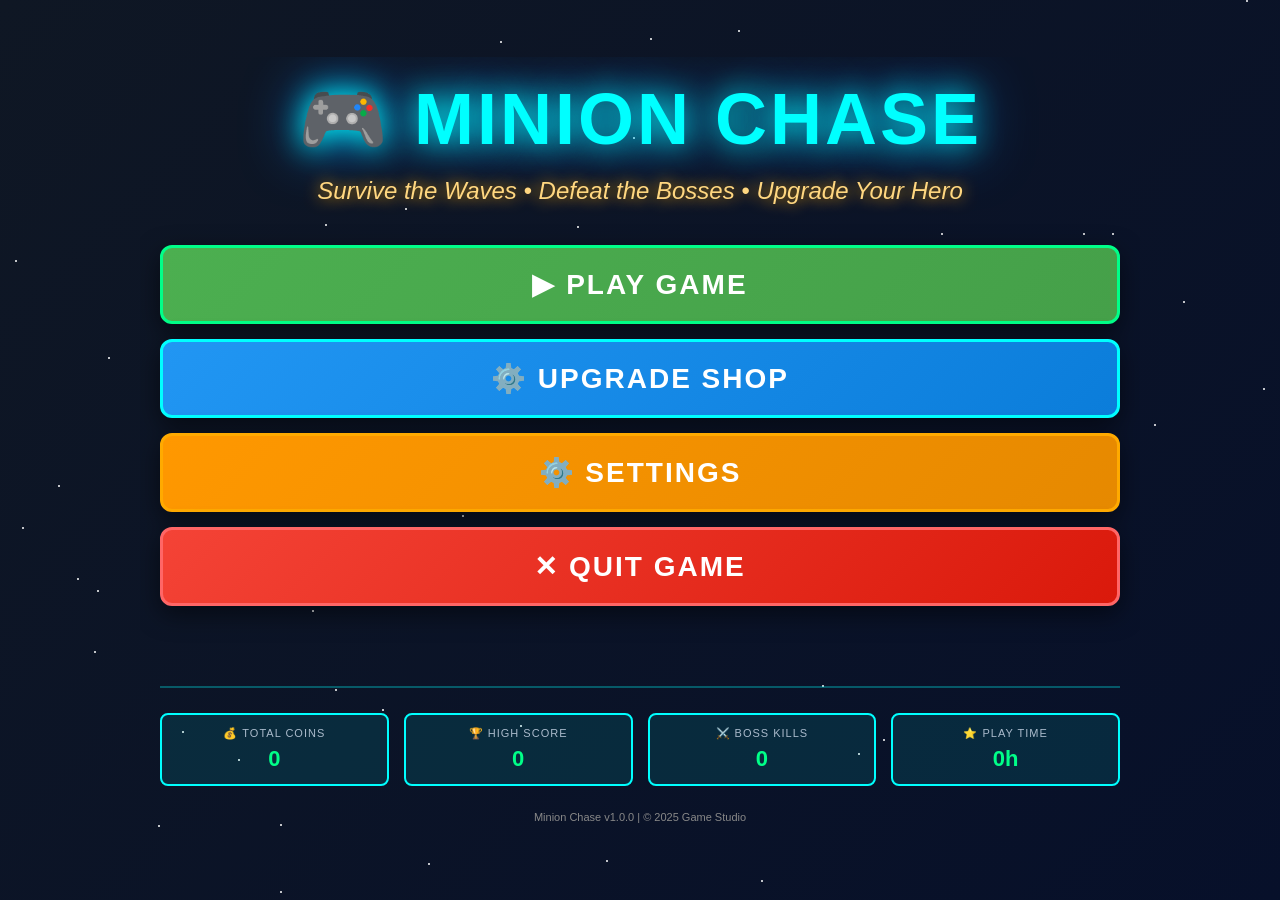
<file: index.html>
<!DOCTYPE html>
<html lang="id">
<head>
  <meta charset="UTF-8">
  <meta name="viewport" content="width=device-width, initial-scale=1.0">
  <title>Minion Chase - Main Menu</title>
  <style>
    * {
      margin: 0;
      padding: 0;
      box-sizing: border-box;
    }

    html, body {
      width: 100%;
      height: 100%;
      font-family: 'Arial', sans-serif;
      background: linear-gradient(135deg, #0f1724 0%, #07102a 100%);
      color: #fff;
      display: flex;
      justify-content: center;
      align-items: center;
      overflow: hidden;
    }

    .stars {
      position: fixed;
      top: 0;
      left: 0;
      width: 100%;
      height: 100%;
      pointer-events: none;
      z-index: 0;
    }

    .star {
      position: absolute;
      width: 2px;
      height: 2px;
      background: #fff;
      border-radius: 50%;
      animation: twinkle 3s infinite;
    }

    @keyframes twinkle {
      0%, 100% { opacity: 0.3; }
      50% { opacity: 1; }
    }

    .container {
      position: relative;
      z-index: 1;
      width: 100%;
      max-width: 1000px;
      text-align: center;
      padding: 20px;
      max-height: 100vh;
      overflow-y: auto;
      display: flex;
      flex-direction: column;
      justify-content: center;
    }

    /* Custom scrollbar */
    .container::-webkit-scrollbar {
      width: 8px;
    }

    .container::-webkit-scrollbar-track {
      background: rgba(0, 255, 255, 0.1);
      border-radius: 10px;
    }

    .container::-webkit-scrollbar-thumb {
      background: rgba(0, 255, 255, 0.5);
      border-radius: 10px;
    }

    .container::-webkit-scrollbar-thumb:hover {
      background: rgba(0, 255, 255, 0.8);
    }

    .menu-header {
      margin-bottom: 40px;
      animation: slideDown 0.8s ease-out;
    }

    .menu-header h1 {
      font-size: clamp(36px, 8vw, 72px);
      color: #00ffff;
      text-shadow: 0 0 30px #00ffff, 0 0 60px #0088ff;
      margin-bottom: 15px;
      letter-spacing: 3px;
      font-weight: bold;
    }

    .menu-header .subtitle {
      font-size: clamp(16px, 4vw, 24px);
      color: #ffd780;
      text-shadow: 0 0 15px #ffaa00;
      font-style: italic;
    }

    .menu-buttons {
      display: flex;
      flex-direction: column;
      gap: 15px;
      margin-bottom: 40px;
      animation: fadeIn 1s ease-out 0.3s both;
    }

    .menu-btn {
      padding: clamp(15px, 3vw, 20px) clamp(40px, 8vw, 60px);
      font-size: clamp(18px, 4vw, 28px);
      font-weight: bold;
      border: 3px solid;
      border-radius: 12px;
      cursor: pointer;
      transition: all 0.4s cubic-bezier(0.34, 1.56, 0.64, 1);
      box-shadow: 0 8px 25px rgba(0, 0, 0, 0.5);
      text-transform: uppercase;
      letter-spacing: 2px;
      position: relative;
      overflow: hidden;
    }

    .menu-btn::before {
      content: '';
      position: absolute;
      top: 0;
      left: -100%;
      width: 100%;
      height: 100%;
      background: rgba(255, 255, 255, 0.2);
      transition: left 0.5s ease;
      z-index: -1;
    }

    .menu-btn:hover::before {
      left: 100%;
    }

    .btn-play {
      background: linear-gradient(135deg, #4CAF50 0%, #45a049 100%);
      color: #fff;
      border-color: #00ff88;
    }

    .btn-play:hover {
      background: linear-gradient(135deg, #5cba60 0%, #55b159 100%);
      transform: translateY(-5px) scale(1.05);
      box-shadow: 0 12px 35px rgba(76, 175, 80, 0.6);
    }

    .btn-play:active {
      transform: translateY(-2px) scale(1.02);
    }

    .btn-upgrade {
      background: linear-gradient(135deg, #2196F3 0%, #0b7dda 100%);
      color: #fff;
      border-color: #00ffff;
    }

    .btn-upgrade:hover {
      background: linear-gradient(135deg, #1976D2 0%, #0056b3 100%);
      transform: translateY(-5px) scale(1.05);
      box-shadow: 0 12px 35px rgba(33, 150, 243, 0.6);
    }

    .btn-upgrade:active {
      transform: translateY(-2px) scale(1.02);
    }

    .btn-settings {
      background: linear-gradient(135deg, #FF9800 0%, #e68900 100%);
      color: #fff;
      border-color: #ffaa00;
    }

    .btn-settings:hover {
      background: linear-gradient(135deg, #F57C00 0%, #d76a00 100%);
      transform: translateY(-5px) scale(1.05);
      box-shadow: 0 12px 35px rgba(255, 152, 0, 0.6);
    }

    .btn-settings:active {
      transform: translateY(-2px) scale(1.02);
    }

    .btn-quit {
      background: linear-gradient(135deg, #f44336 0%, #da190b 100%);
      color: #fff;
      border-color: #ff6666;
    }

    .btn-quit:hover {
      background: linear-gradient(135deg, #e53935 0%, #c81c0e 100%);
      transform: translateY(-5px) scale(1.05);
      box-shadow: 0 12px 35px rgba(244, 67, 54, 0.6);
    }

    .btn-quit:active {
      transform: translateY(-2px) scale(1.02);
    }

    .menu-footer {
      margin-top: 40px;
      padding-top: 25px;
      border-top: 2px solid rgba(0, 255, 255, 0.3);
      animation: slideUp 0.8s ease-out 0.5s both;
    }

    .stats-display {
      display: grid;
      grid-template-columns: repeat(auto-fit, minmax(140px, 1fr));
      gap: 15px;
      margin-bottom: 25px;
      
    }

    .stat-item {
      background: rgba(0, 255, 255, 0.1);
      border: 2px solid #00ffff;
      border-radius: 8px;
      padding: 12px;
      transition: all 0.3s ease;
    }

    .stat-item:hover {
      background: rgba(0, 255, 255, 0.2);
      transform: scale(1.05);
    }

    .stat-label {
      font-size: 11px;
      color: #aabbcc;
      text-transform: uppercase;
      letter-spacing: 1px;
      margin-bottom: 6px;
    }

    .stat-value {
      font-size: 22px;
      color: #00ff88;
      font-weight: bold;
    }

    .version-info {
      font-size: 11px;
      color: #888;
      margin-top: 15px;
    }

    @keyframes slideDown {
      from {
        opacity: 0;
        transform: translateY(-50px);
      }
      to {
        opacity: 1;
        transform: translateY(0);
      }
    }

    @keyframes slideUp {
      from {
        opacity: 0;
        transform: translateY(50px);
      }
      to {
        opacity: 1;
        transform: translateY(0);
      }
    }

    @keyframes fadeIn {
      from {
        opacity: 0;
      }
      to {
        opacity: 1;
      }
    }

    /* Modal */
    .modal {
      display: none;
      position: fixed;
      z-index: 1000;
      left: 0;
      top: 0;
      width: 100%;
      height: 100%;
      background-color: rgba(0, 0, 0, 0.8);
      animation: fadeIn 0.3s ease-out;
      overflow-y: auto;
    }

    .modal-content {
      background: linear-gradient(135deg, rgba(15, 23, 36, 0.95) 0%, rgba(7, 16, 42, 0.95) 100%);
      margin: 5% auto;
      padding: 40px;
      border: 3px solid #00ffff;
      border-radius: 15px;
      width: 90%;
      max-width: 500px;
      box-shadow: 0 0 50px rgba(0, 255, 255, 0.5);
      animation: slideDown 0.3s ease-out;
    }

    .modal h2 {
      color: #00ffff;
      margin-bottom: 30px;
      font-size: 32px;
      text-shadow: 0 0 15px #00ffff;
    }

    .settings-group {
      margin-bottom: 25px;
      text-align: left;
    }

    .settings-group label {
      display: flex;
      align-items: center;
      gap: 15px;
      cursor: pointer;
      padding: 15px;
      background: rgba(0, 255, 255, 0.1);
      border-radius: 8px;
      transition: all 0.3s ease;
    }

    .settings-group label:hover {
      background: rgba(0, 255, 255, 0.2);
    }

    .toggle-switch {
      position: relative;
      width: 50px;
      height: 30px;
      background: #555;
      border-radius: 15px;
      cursor: pointer;
      transition: background 0.3s ease;
      flex-shrink: 0;
    }

    .toggle-switch.active {
      background: #4CAF50;
    }

    .toggle-switch::after {
      content: '';
      position: absolute;
      width: 26px;
      height: 26px;
      background: #fff;
      border-radius: 50%;
      top: 2px;
      left: 2px;
      transition: left 0.3s ease;
    }

    .toggle-switch.active::after {
      left: 22px;
    }

    .modal-buttons {
      display: flex;
      flex-direction: column;
      gap: 12px;
      margin-top: 30px;
    }

    .modal-btn {
      padding: 15px;
      font-size: 16px;
      font-weight: bold;
      border: 2px solid;
      border-radius: 8px;
      cursor: pointer;
      transition: all 0.3s ease;
      text-transform: uppercase;
      letter-spacing: 1px;
    }

    .modal-btn.close {
      background: linear-gradient(135deg, #FF9800 0%, #e68900 100%);
      color: #fff;
      border-color: #ffaa00;
    }

    .modal-btn.close:hover {
      background: linear-gradient(135deg, #F57C00 0%, #d76a00 100%);
      transform: scale(1.05);
    }

    .modal-btn.reset {
      background: linear-gradient(135deg, #f44336 0%, #da190b 100%);
      color: #fff;
      border-color: #ff6666;
    }

    .modal-btn.reset:hover {
      background: linear-gradient(135deg, #e53935 0%, #c81c0e 100%);
      transform: scale(1.05);
    }

    @media (max-width: 768px) {
      .menu-header h1 {
        margin-bottom: 10px;
      }

      .menu-buttons {
        gap: 12px;
        margin-bottom: 30px;
      }

      .menu-footer {
        margin-top: 30px;
      }

      .stats-display {
        grid-template-columns: repeat(2, 1fr);
      }

      .modal-content {
        margin: 20% auto;
        padding: 30px 20px;
      }

      .stats-display {
        gap: 10px;
      }

      .stat-item {
        padding: 10px;
      }

      .stat-label {
        font-size: 10px;
      }

      .stat-value {
        font-size: 18px;
      }
    }
  </style>
</head>
<body>
  <div class="stars" id="starsContainer"></div>

  <div class="container">
    <div class="menu-header">
      <h1>🎮 MINION CHASE</h1>
      <p class="subtitle">Survive the Waves • Defeat the Bosses • Upgrade Your Hero</p>
    </div>

    <div class="menu-buttons">
      <button class="menu-btn btn-play" onclick="playGame()">
        ▶ PLAY GAME
      </button>
      <button class="menu-btn btn-upgrade" onclick="goToUpgrade()">
        ⚙️ UPGRADE SHOP
      </button>
      <button class="menu-btn btn-settings" onclick="openSettings()">
        ⚙️ SETTINGS
      </button>
      <button class="menu-btn btn-quit" onclick="quitGame()">
        ✕ QUIT GAME
      </button>
    </div>

    <div class="menu-footer">
      <div class="stats-display">
        <div class="stat-item">
          <div class="stat-label">💰 Total Coins</div>
          <div class="stat-value" id="totalCoins">0</div>
        </div>
        <div class="stat-item">
          <div class="stat-label">🏆 High Score</div>
          <div class="stat-value" id="highScore">0</div>
        </div>
        <div class="stat-item">
          <div class="stat-label">⚔️ Boss Kills</div>
          <div class="stat-value" id="bossKills">0</div>
        </div>
        <div class="stat-item">
          <div class="stat-label">⭐ Play Time</div>
          <div class="stat-value" id="playTime">0h</div>
        </div>
      </div>
      <div class="version-info">
        Minion Chase v1.0.0 | © 2025 Game Studio
      </div>
    </div>
  </div>

  <!-- Settings Modal -->
  <div id="settingsModal" class="modal">
    <div class="modal-content">
      <h2>⚙️ SETTINGS</h2>

      <div class="settings-group">
        <label onclick="toggleSFX()">
          <span>🔊 Sound Effects</span>
          <div class="toggle-switch active" id="sfxToggle"></div>
        </label>
      </div>

      <div class="settings-group">
        <label onclick="toggleBGM()">
          <span>🎵 Background Music</span>
          <div class="toggle-switch active" id="bgmToggle"></div>
        </label>
      </div>

      <div class="modal-buttons">
        <button class="modal-btn close" onclick="closeSettings()">
          ✓ CLOSE
        </button>
        <button class="modal-btn reset" onclick="confirmResetAll()">
          🔄 RESET ALL
        </button>
      </div>
    </div>
  </div>

  <script src="menu.js"></script>
</body>
</html>
</file>
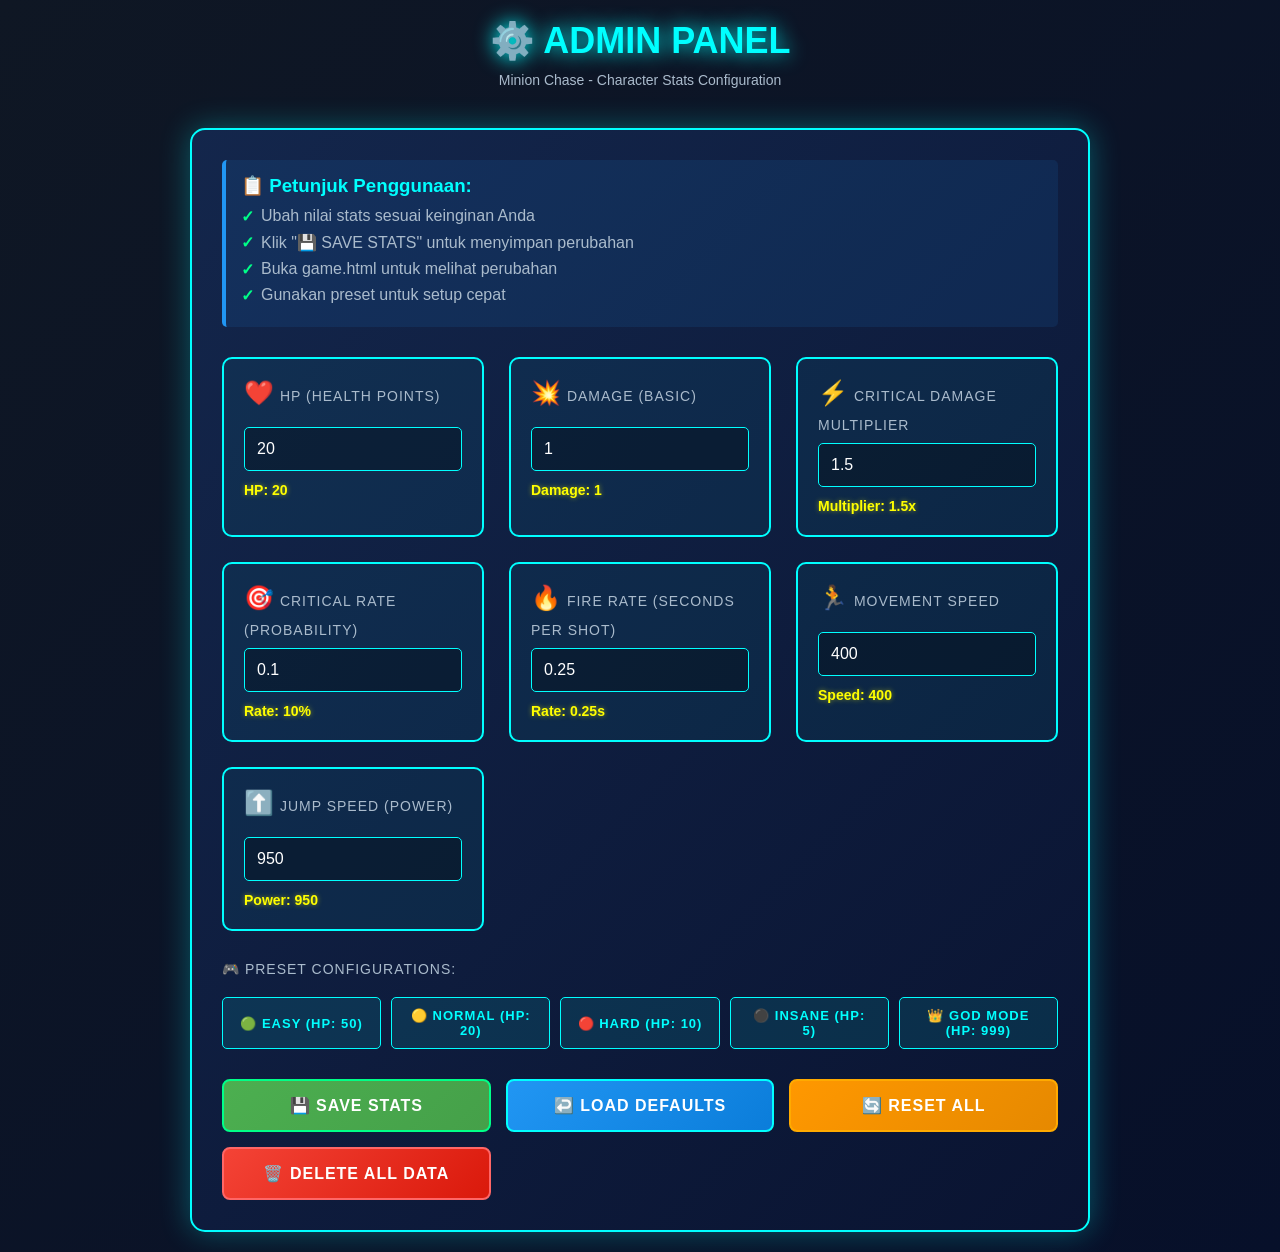
<file: admin-panel.html>
<!DOCTYPE html>
<html lang="id">
<head>
  <meta charset="UTF-8">
  <meta name="viewport" content="width=device-width, initial-scale=1.0">
  <title>Game Admin Panel - Character Stats</title>
  <style>
    * {
      margin: 0;
      padding: 0;
      box-sizing: border-box;
    }

    body {
      font-family: 'Arial', sans-serif;
      background: linear-gradient(135deg, #0f1724 0%, #07102a 100%);
      color: #fff;
      min-height: 100vh;
      padding: 20px;
    }

    .container {
      max-width: 900px;
      margin: 0 auto;
    }

    .header {
      text-align: center;
      margin-bottom: 40px;
    }

    .header h1 {
      font-size: 36px;
      color: #00ffff;
      text-shadow: 0 0 20px #00ffff;
      margin-bottom: 10px;
    }

    .header p {
      color: #aabbcc;
      font-size: 14px;
    }

    .admin-panel {
      background: linear-gradient(135deg, rgba(20, 40, 80, 0.9) 0%, rgba(10, 20, 50, 0.9) 100%);
      border: 2px solid #00ffff;
      border-radius: 15px;
      padding: 30px;
      box-shadow: 0 0 30px rgba(0, 255, 255, 0.3);
    }

    .stats-grid {
      display: grid;
      grid-template-columns: repeat(auto-fit, minmax(250px, 1fr));
      gap: 25px;
      margin-bottom: 30px;
    }

    .stat-card {
      background: rgba(0, 255, 255, 0.05);
      border: 2px solid #00ffff;
      border-radius: 10px;
      padding: 20px;
      transition: all 0.3s ease;
    }

    .stat-card:hover {
      background: rgba(0, 255, 255, 0.1);
      transform: translateY(-5px);
      box-shadow: 0 5px 20px rgba(0, 255, 255, 0.3);
    }

    .stat-label {
      font-size: 14px;
      color: #aabbcc;
      text-transform: uppercase;
      letter-spacing: 1px;
      margin-bottom: 10px;
      display: block;
    }

    .stat-icon {
      font-size: 24px;
      margin-bottom: 10px;
      display: inline-block;
    }

    .stat-input {
      width: 100%;
      padding: 12px;
      background: rgba(0, 0, 0, 0.3);
      border: 1px solid #00ffff;
      border-radius: 5px;
      color: #fff;
      font-size: 16px;
      margin-bottom: 10px;
    }

    .stat-input:focus {
      outline: none;
      background: rgba(0, 255, 255, 0.1);
      border-color: #00ff88;
      box-shadow: 0 0 10px rgba(0, 255, 255, 0.5);
    }

    .stat-value {
      color: #ffff00;
      font-weight: bold;
      font-size: 14px;
      text-shadow: 0 0 5px rgba(255, 255, 0, 0.5);
    }

    .button-group {
      display: grid;
      grid-template-columns: repeat(auto-fit, minmax(200px, 1fr));
      gap: 15px;
      margin-top: 30px;
    }

    button {
      padding: 15px 30px;
      font-size: 16px;
      font-weight: bold;
      border: 2px solid;
      border-radius: 8px;
      cursor: pointer;
      transition: all 0.3s ease;
      text-transform: uppercase;
      letter-spacing: 1px;
    }

    button:hover {
      transform: translateY(-3px);
    }

    button:active {
      transform: translateY(-1px);
    }

    .btn-save {
      background: linear-gradient(135deg, #4CAF50 0%, #45a049 100%);
      color: #fff;
      border-color: #00ff88;
    }

    .btn-save:hover {
      box-shadow: 0 6px 20px rgba(76, 175, 80, 0.6);
    }

    .btn-reset {
      background: linear-gradient(135deg, #FF9800 0%, #e68900 100%);
      color: #fff;
      border-color: #ffaa00;
    }

    .btn-reset:hover {
      box-shadow: 0 6px 20px rgba(255, 152, 0, 0.6);
    }

    .btn-default {
      background: linear-gradient(135deg, #2196F3 0%, #0b7dda 100%);
      color: #fff;
      border-color: #00ffff;
    }

    .btn-default:hover {
      box-shadow: 0 6px 20px rgba(33, 150, 243, 0.6);
    }

    .btn-delete {
      background: linear-gradient(135deg, #f44336 0%, #da190b 100%);
      color: #fff;
      border-color: #ff6666;
    }

    .btn-delete:hover {
      box-shadow: 0 6px 20px rgba(244, 67, 54, 0.6);
    }

    .message {
      margin-top: 20px;
      padding: 15px;
      border-radius: 8px;
      font-weight: bold;
      text-align: center;
      display: none;
    }

    .message.success {
      background: rgba(76, 175, 80, 0.2);
      border: 2px solid #4CAF50;
      color: #00ff88;
      display: block;
    }

    .message.error {
      background: rgba(244, 67, 54, 0.2);
      border: 2px solid #f44336;
      color: #ff6666;
      display: block;
    }

    .info-box {
      background: rgba(33, 150, 243, 0.1);
      border-left: 4px solid #2196F3;
      padding: 15px;
      margin-bottom: 30px;
      border-radius: 5px;
    }

    .info-box h3 {
      color: #00ffff;
      margin-bottom: 10px;
    }

    .info-box ul {
      list-style: none;
      padding-left: 0;
    }

    .info-box li {
      color: #aabbcc;
      margin-bottom: 8px;
      padding-left: 20px;
      position: relative;
    }

    .info-box li:before {
      content: "✓";
      position: absolute;
      left: 0;
      color: #00ff88;
      font-weight: bold;
    }

    .preset-buttons {
      display: grid;
      grid-template-columns: repeat(auto-fit, minmax(150px, 1fr));
      gap: 10px;
      margin-top: 20px;
    }

    .preset-btn {
      padding: 10px 15px;
      background: rgba(0, 255, 255, 0.1);
      border: 1px solid #00ffff;
      color: #00ffff;
      border-radius: 5px;
      cursor: pointer;
      font-size: 13px;
      font-weight: bold;
      transition: all 0.3s ease;
    }

    .preset-btn:hover {
      background: rgba(0, 255, 255, 0.2);
      transform: scale(1.05);
    }

    @media (max-width: 768px) {
      .stats-grid {
        grid-template-columns: 1fr;
      }

      .header h1 {
        font-size: 28px;
      }

      .admin-panel {
        padding: 20px;
      }
    }
  </style>
</head>
<body>
  <div class="container">
    <!-- Header -->
    <div class="header">
      <h1>⚙️ ADMIN PANEL</h1>
      <p>Minion Chase - Character Stats Configuration</p>
    </div>

    <!-- Admin Panel -->
    <div class="admin-panel">
      <!-- Info Box -->
      <div class="info-box">
        <h3>📋 Petunjuk Penggunaan:</h3>
        <ul>
          <li>Ubah nilai stats sesuai keinginan Anda</li>
          <li>Klik "💾 SAVE STATS" untuk menyimpan perubahan</li>
          <li>Buka game.html untuk melihat perubahan</li>
          <li>Gunakan preset untuk setup cepat</li>
        </ul>
      </div>

      <!-- Stats Grid -->
      <div class="stats-grid">
        <!-- HP -->
        <div class="stat-card">
          <label class="stat-label">
            <span class="stat-icon">❤️</span>
            HP (Health Points)
          </label>
          <input type="number" id="hp" class="stat-input" min="1" max="999" value="20">
          <small class="stat-value" id="hp-display">Default: 20</small>
        </div>

        <!-- Damage -->
        <div class="stat-card">
          <label class="stat-label">
            <span class="stat-icon">💥</span>
            Damage (Basic)
          </label>
          <input type="number" id="damage" class="stat-input" min="0.1" max="100" step="0.1" value="1.0">
          <small class="stat-value" id="damage-display">Default: 1.0</small>
        </div>

        <!-- Critical Damage -->
        <div class="stat-card">
          <label class="stat-label">
            <span class="stat-icon">⚡</span>
            Critical Damage Multiplier
          </label>
          <input type="number" id="criticalDamage" class="stat-input" min="1" max="10" step="0.1" value="1.5">
          <small class="stat-value" id="criticalDamage-display">Default: 1.5x</small>
        </div>

        <!-- Critical Rate -->
        <div class="stat-card">
          <label class="stat-label">
            <span class="stat-icon">🎯</span>
            Critical Rate (Probability)
          </label>
          <input type="number" id="criticalRate" class="stat-input" min="0" max="1" step="0.05" value="0.1">
          <small class="stat-value" id="criticalRate-display">Default: 10%</small>
        </div>

        <!-- Fire Rate -->
        <div class="stat-card">
          <label class="stat-label">
            <span class="stat-icon">🔥</span>
            Fire Rate (Seconds per Shot)
          </label>
          <input type="number" id="fireRate" class="stat-input" min="0.05" max="2" step="0.05" value="0.25">
          <small class="stat-value" id="fireRate-display">Default: 0.25s</small>
        </div>

        <!-- Movement Speed -->
        <div class="stat-card">
          <label class="stat-label">
            <span class="stat-icon">🏃</span>
            Movement Speed
          </label>
          <input type="number" id="movement" class="stat-input" min="100" max="1000" step="50" value="400">
          <small class="stat-value" id="movement-display">Default: 400</small>
        </div>

        <!-- Jump Speed -->
        <div class="stat-card">
          <label class="stat-label">
            <span class="stat-icon">⬆️</span>
            Jump Speed (Power)
          </label>
          <input type="number" id="jumpSpeed" class="stat-input" min="500" max="2000" step="50" value="950">
          <small class="stat-value" id="jumpSpeed-display">Default: 950</small>
        </div>
      </div>

      <!-- Preset Buttons -->
      <div>
        <label class="stat-label">🎮 Preset Configurations:</label>
        <div class="preset-buttons">
          <button class="preset-btn" onclick="loadPreset('easy')">🟢 Easy (HP: 50)</button>
          <button class="preset-btn" onclick="loadPreset('normal')">🟡 Normal (HP: 20)</button>
          <button class="preset-btn" onclick="loadPreset('hard')">🔴 Hard (HP: 10)</button>
          <button class="preset-btn" onclick="loadPreset('insane')">⚫ Insane (HP: 5)</button>
          <button class="preset-btn" onclick="loadPreset('god')">👑 God Mode (HP: 999)</button>
        </div>
      </div>

      <!-- Action Buttons -->
      <div class="button-group">
        <button class="btn-save" onclick="saveStats()">💾 SAVE STATS</button>
        <button class="btn-default" onclick="loadDefaults()">↩️ LOAD DEFAULTS</button>
        <button class="btn-reset" onclick="resetToDefault()">🔄 RESET ALL</button>
        <button class="btn-delete" onclick="deleteAllData()">🗑️ DELETE ALL DATA</button>
      </div>

      <!-- Message -->
      <div id="message" class="message"></div>
    </div>
  </div>

  <script>
    // Default Stats
    const DEFAULT_STATS = {
      hp: 20,
      damage: 1.0,
      criticalDamage: 1.5,
      criticalRate: 0.1,
      fireRate: 0.25,
      movement: 400,
      jumpSpeed: 950
    };

    // Preset Configurations
    const PRESETS = {
      easy: {
        hp: 50,
        damage: 2.0,
        criticalDamage: 2.0,
        criticalRate: 0.2,
        fireRate: 0.15,
        movement: 500,
        jumpSpeed: 1050
      },
      normal: {
        hp: 20,
        damage: 1.0,
        criticalDamage: 1.5,
        criticalRate: 0.1,
        fireRate: 0.25,
        movement: 400,
        jumpSpeed: 950
      },
      hard: {
        hp: 10,
        damage: 0.8,
        criticalDamage: 1.2,
        criticalRate: 0.05,
        fireRate: 0.35,
        movement: 350,
        jumpSpeed: 900
      },
      insane: {
        hp: 5,
        damage: 0.5,
        criticalDamage: 1.0,
        criticalRate: 0,
        fireRate: 0.5,
        movement: 300,
        jumpSpeed: 850
      },
      god: {
        hp: 999,
        damage: 10.0,
        criticalDamage: 5.0,
        criticalRate: 0.5,
        fireRate: 0.05,
        movement: 800,
        jumpSpeed: 1200
      }
    };

    // Load stats on page load
    window.addEventListener('DOMContentLoaded', () => {
      loadStats();
      updateDisplay();
    });

    // Load stats from localStorage
    function loadStats() {
      const saved = localStorage.getItem('minion_chase_stats_v1');
      if (saved) {
        try {
          const data = JSON.parse(saved);
          Object.keys(data).forEach(key => {
            const input = document.getElementById(key);
            if (input) input.value = data[key];
          });
        } catch (e) {
          loadDefaults();
        }
      } else {
        loadDefaults();
      }
    }

    // Load default stats
    function loadDefaults() {
      Object.keys(DEFAULT_STATS).forEach(key => {
        document.getElementById(key).value = DEFAULT_STATS[key];
      });
      updateDisplay();
    }

    // Load preset configuration
    function loadPreset(preset) {
      if (PRESETS[preset]) {
        Object.keys(PRESETS[preset]).forEach(key => {
          document.getElementById(key).value = PRESETS[preset][key];
        });
        updateDisplay();
        showMessage(`✅ Preset "${preset.toUpperCase()}" dimuat!`, 'success');
      }
    }

    // Update display values
    function updateDisplay() {
      document.getElementById('hp-display').textContent = `HP: ${document.getElementById('hp').value}`;
      document.getElementById('damage-display').textContent = `Damage: ${document.getElementById('damage').value}`;
      document.getElementById('criticalDamage-display').textContent = `Multiplier: ${document.getElementById('criticalDamage').value}x`;
      document.getElementById('criticalRate-display').textContent = `Rate: ${(document.getElementById('criticalRate').value * 100).toFixed(0)}%`;
      document.getElementById('fireRate-display').textContent = `Rate: ${document.getElementById('fireRate').value}s`;
      document.getElementById('movement-display').textContent = `Speed: ${document.getElementById('movement').value}`;
      document.getElementById('jumpSpeed-display').textContent = `Power: ${document.getElementById('jumpSpeed').value}`;
    }

    // Save stats
    function saveStats() {
      const stats = {
        hp: parseFloat(document.getElementById('hp').value),
        damage: parseFloat(document.getElementById('damage').value),
        criticalDamage: parseFloat(document.getElementById('criticalDamage').value),
        criticalRate: parseFloat(document.getElementById('criticalRate').value),
        fireRate: parseFloat(document.getElementById('fireRate').value),
        movement: parseFloat(document.getElementById('movement').value),
        jumpSpeed: parseFloat(document.getElementById('jumpSpeed').value)
      };

      // Validate
      if (stats.hp < 1 || stats.damage < 0.1 || stats.fireRate < 0.05) {
        showMessage('❌ Nilai tidak valid! Periksa kembali.', 'error');
        return;
      }

      localStorage.setItem('minion_chase_stats_v1', JSON.stringify(stats));
      showMessage('✅ Stats berhasil disimpan! Buka game.html untuk melihat perubahan.', 'success');
      updateDisplay();
    }

    // Reset to default
    function resetToDefault() {
      if (confirm('⚠️ Ini akan RESET stats ke default!\n\nLanjutkan?')) {
        loadDefaults();
        saveStats();
        showMessage('✅ Stats berhasil di-RESET ke default!', 'success');
      }
    }

    // Delete all data
    function deleteAllData() {
      if (confirm('⚠️ PERINGATAN: Ini akan HAPUS SEMUA DATA!\n\n- Stats\n- High Score\n- Coins\n\nTidak bisa dikembalikan! Lanjutkan?')) {
        localStorage.removeItem('minion_chase_high_v1');
        localStorage.removeItem('minion_chase_stats_v1');
        localStorage.removeItem('minion_chase_coins_v1');
        loadDefaults();
        showMessage('✅ Semua data berhasil dihapus!', 'success');
      }
    }

    // Show message
    function showMessage(text, type) {
      const msg = document.getElementById('message');
      msg.textContent = text;
      msg.className = `message ${type}`;
      setTimeout(() => {
        msg.className = 'message';
      }, 4000);
    }

    // Update display on input change
    document.querySelectorAll('.stat-input').forEach(input => {
      input.addEventListener('input', updateDisplay);
    });
  </script>
</body>
</html>
</file>
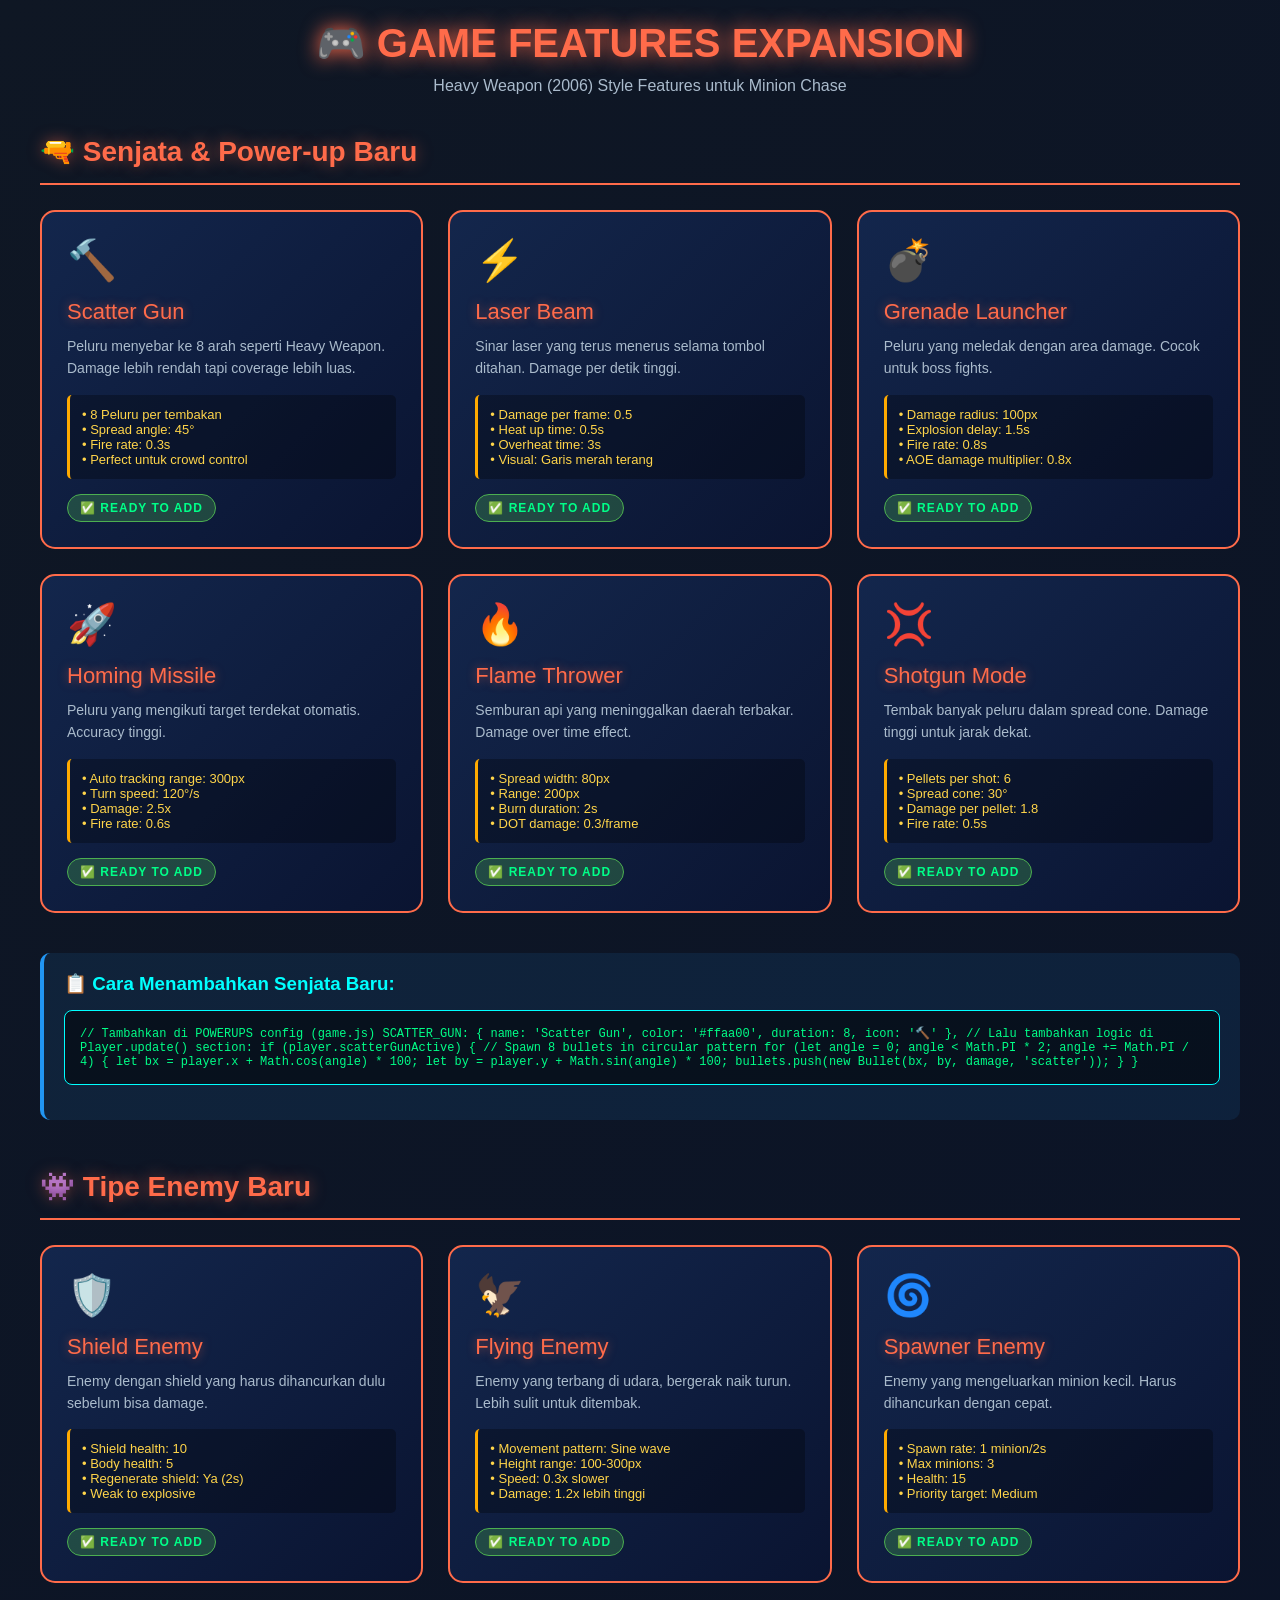
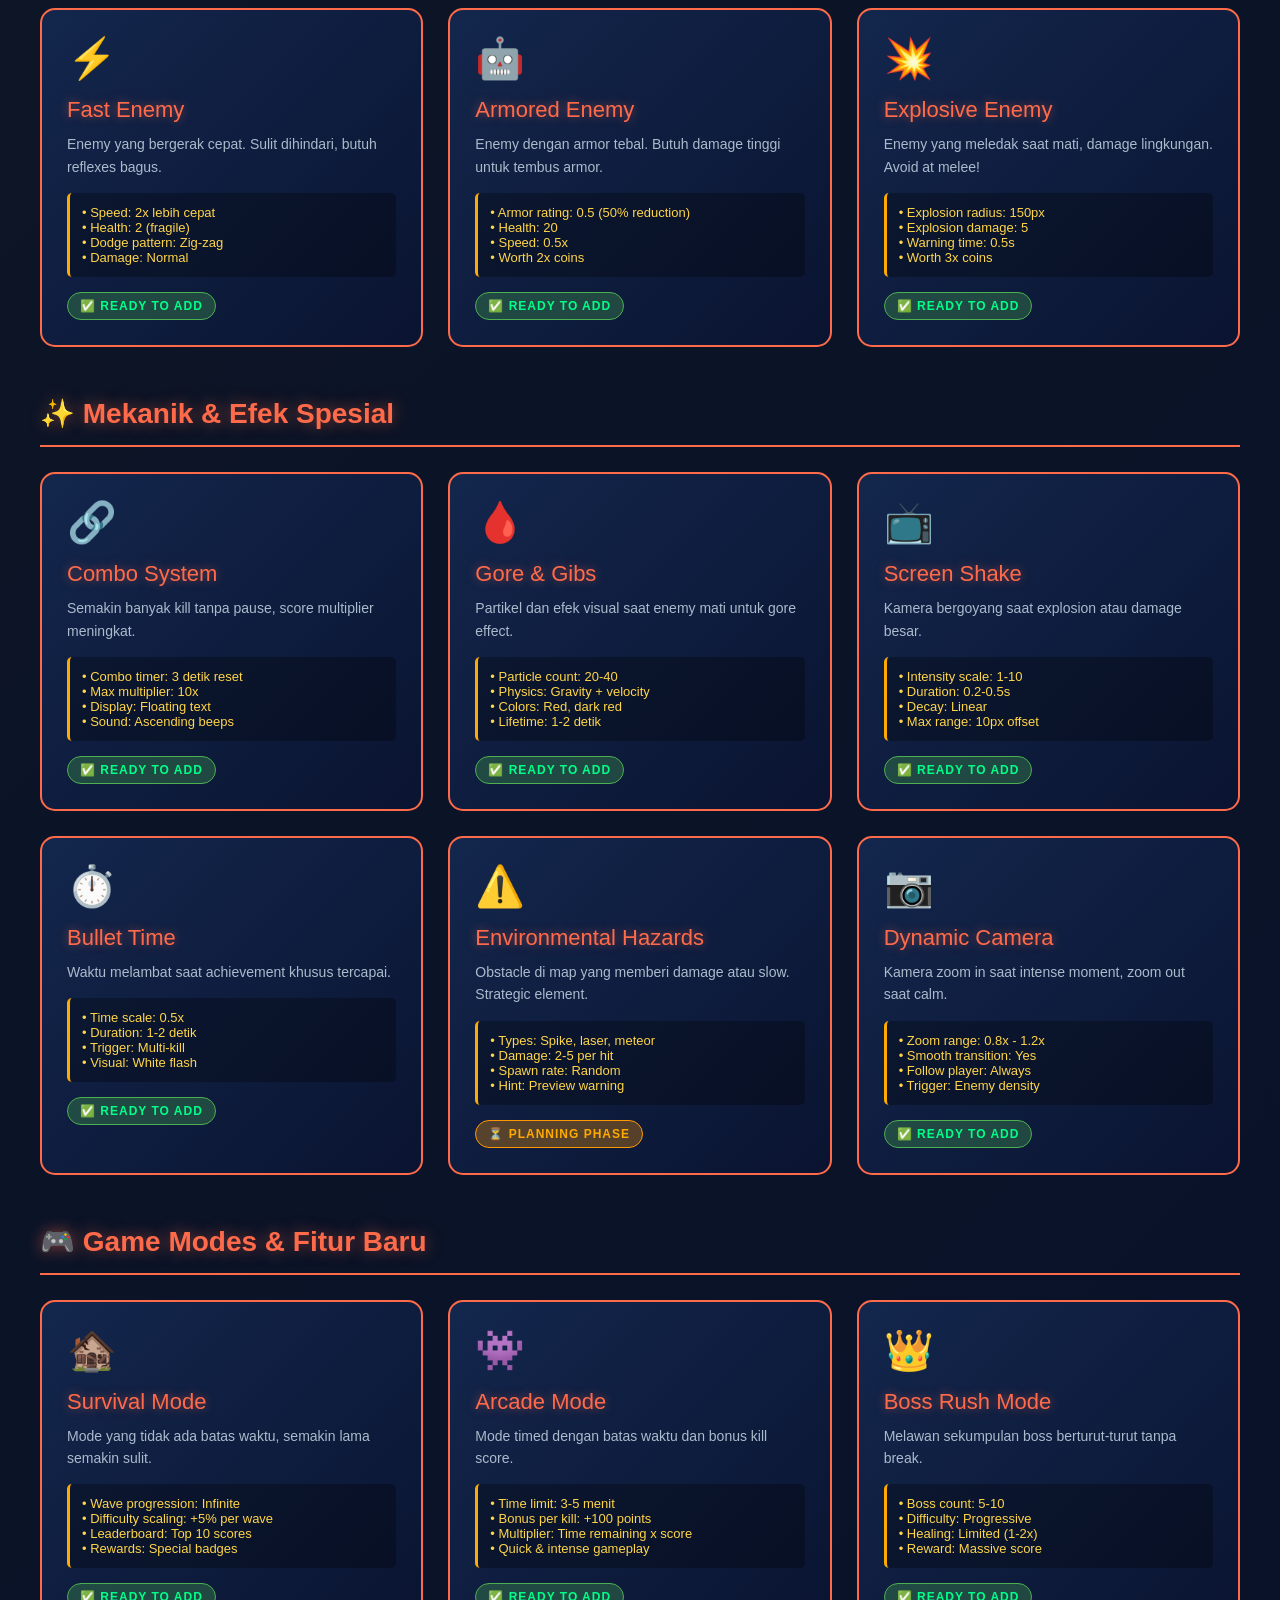
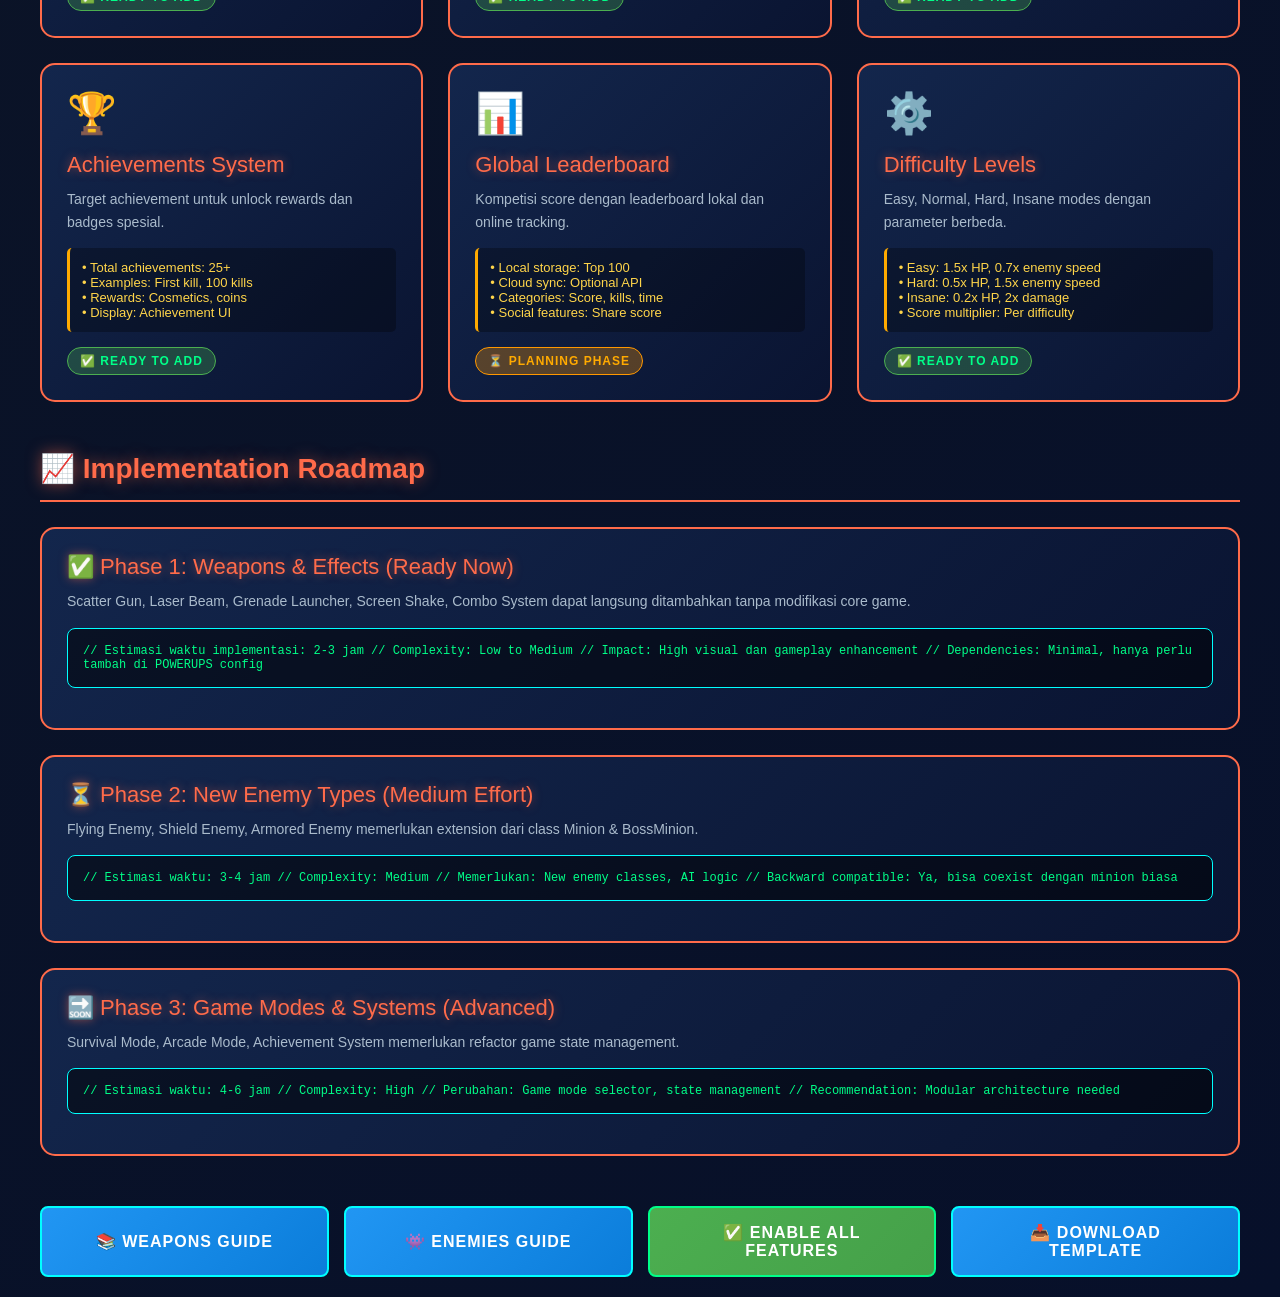
<file: feature-expansion.html>
<!DOCTYPE html>
<html lang="id">
<head>
  <meta charset="UTF-8">
  <meta name="viewport" content="width=device-width, initial-scale=1.0">
  <title>Game Features Expansion - Heavy Weapon Style</title>
  <style>
    * {
      margin: 0;
      padding: 0;
      box-sizing: border-box;
    }

    body {
      font-family: 'Arial', sans-serif;
      background: linear-gradient(135deg, #0f1724 0%, #07102a 100%);
      color: #fff;
      min-height: 100vh;
      padding: 20px;
    }

    .container {
      max-width: 1200px;
      margin: 0 auto;
    }

    .header {
      text-align: center;
      margin-bottom: 40px;
    }

    .header h1 {
      font-size: 40px;
      color: #ff6b4a;
      text-shadow: 0 0 20px #ff6b4a;
      margin-bottom: 10px;
    }

    .header p {
      color: #aabbcc;
      font-size: 16px;
    }

    .features-container {
      display: grid;
      grid-template-columns: repeat(auto-fit, minmax(350px, 1fr));
      gap: 25px;
      margin-bottom: 40px;
    }

    .feature-card {
      background: linear-gradient(135deg, rgba(20, 40, 80, 0.9) 0%, rgba(10, 20, 50, 0.9) 100%);
      border: 2px solid #ff6b4a;
      border-radius: 15px;
      padding: 25px;
      transition: all 0.3s ease;
      cursor: pointer;
    }

    .feature-card:hover {
      transform: translateY(-8px);
      box-shadow: 0 10px 30px rgba(255, 107, 74, 0.4);
      border-color: #ffaa00;
    }

    .feature-icon {
      font-size: 40px;
      margin-bottom: 15px;
    }

    .feature-title {
      font-size: 22px;
      color: #ff6b4a;
      margin-bottom: 10px;
      text-shadow: 0 0 10px rgba(255, 107, 74, 0.5);
    }

    .feature-description {
      color: #aabbcc;
      font-size: 14px;
      line-height: 1.6;
      margin-bottom: 15px;
    }

    .feature-details {
      background: rgba(0, 0, 0, 0.3);
      border-left: 3px solid #ffaa00;
      padding: 12px;
      border-radius: 5px;
      font-size: 13px;
      color: #ffd54a;
    }

    .status-badge {
      display: inline-block;
      padding: 6px 12px;
      border-radius: 20px;
      font-size: 12px;
      font-weight: bold;
      margin-top: 15px;
      text-transform: uppercase;
      letter-spacing: 1px;
    }

    .status-ready {
      background: rgba(76, 175, 80, 0.3);
      border: 1px solid #4CAF50;
      color: #00ff88;
    }

    .status-pending {
      background: rgba(255, 152, 0, 0.3);
      border: 1px solid #FF9800;
      color: #ffaa00;
    }

    .status-soon {
      background: rgba(244, 67, 54, 0.3);
      border: 1px solid #f44336;
      color: #ff6666;
    }

    .section {
      margin-bottom: 50px;
    }

    .section-title {
      font-size: 28px;
      color: #ff6b4a;
      margin-bottom: 25px;
      text-shadow: 0 0 15px rgba(255, 107, 74, 0.5);
      border-bottom: 2px solid #ff6b4a;
      padding-bottom: 15px;
    }

    .implementation-guide {
      background: rgba(33, 150, 243, 0.1);
      border-left: 4px solid #2196F3;
      padding: 20px;
      border-radius: 10px;
      margin-top: 30px;
    }

    .implementation-guide h3 {
      color: #00ffff;
      margin-bottom: 15px;
    }

    .code-block {
      background: rgba(0, 0, 0, 0.5);
      border: 1px solid #00ffff;
      border-radius: 8px;
      padding: 15px;
      margin: 15px 0;
      font-family: 'Courier New', monospace;
      font-size: 12px;
      overflow-x: auto;
      color: #00ff88;
    }

    .button-group {
      display: grid;
      grid-template-columns: repeat(auto-fit, minmax(200px, 1fr));
      gap: 15px;
      margin-top: 30px;
    }

    button {
      padding: 15px 30px;
      font-size: 16px;
      font-weight: bold;
      border: 2px solid;
      border-radius: 8px;
      cursor: pointer;
      transition: all 0.3s ease;
      text-transform: uppercase;
      letter-spacing: 1px;
    }

    .btn-enable {
      background: linear-gradient(135deg, #4CAF50 0%, #45a049 100%);
      color: #fff;
      border-color: #00ff88;
    }

    .btn-enable:hover {
      box-shadow: 0 6px 20px rgba(76, 175, 80, 0.6);
      transform: translateY(-3px);
    }

    .btn-config {
      background: linear-gradient(135deg, #2196F3 0%, #0b7dda 100%);
      color: #fff;
      border-color: #00ffff;
    }

    .btn-config:hover {
      box-shadow: 0 6px 20px rgba(33, 150, 243, 0.6);
      transform: translateY(-3px);
    }

    .configuration-panel {
      background: rgba(0, 255, 255, 0.05);
      border: 2px solid #00ffff;
      border-radius: 15px;
      padding: 25px;
      margin-top: 20px;
      display: none;
    }

    .configuration-panel.active {
      display: block;
    }

    .config-input {
      margin-bottom: 15px;
    }

    .config-input label {
      display: block;
      margin-bottom: 8px;
      color: #00ffff;
      font-weight: bold;
    }

    .config-input input,
    .config-input select {
      width: 100%;
      padding: 10px;
      background: rgba(0, 0, 0, 0.3);
      border: 1px solid #00ffff;
      border-radius: 5px;
      color: #fff;
      font-size: 14px;
    }

    .config-input input:focus,
    .config-input select:focus {
      outline: none;
      background: rgba(0, 255, 255, 0.1);
      border-color: #00ff88;
      box-shadow: 0 0 10px rgba(0, 255, 255, 0.5);
    }

    .message {
      margin-top: 20px;
      padding: 15px;
      border-radius: 8px;
      font-weight: bold;
      text-align: center;
      display: none;
    }

    .message.success {
      background: rgba(76, 175, 80, 0.2);
      border: 2px solid #4CAF50;
      color: #00ff88;
      display: block;
    }

    @media (max-width: 768px) {
      .features-container {
        grid-template-columns: 1fr;
      }

      .header h1 {
        font-size: 32px;
      }

      .section-title {
        font-size: 24px;
      }
    }
  </style>
</head>
<body>
  <div class="container">
    <!-- Header -->
    <div class="header">
      <h1>🎮 GAME FEATURES EXPANSION</h1>
      <p>Heavy Weapon (2006) Style Features untuk Minion Chase</p>
    </div>

    <!-- Section 1: New Weapons & Power-ups -->
    <div class="section">
      <h2 class="section-title">🔫 Senjata & Power-up Baru</h2>
      
      <div class="features-container">
        <!-- Scatter Gun -->
        <div class="feature-card">
          <div class="feature-icon">🔨</div>
          <div class="feature-title">Scatter Gun</div>
          <div class="feature-description">
            Peluru menyebar ke 8 arah seperti Heavy Weapon. Damage lebih rendah tapi coverage lebih luas.
          </div>
          <div class="feature-details">
            • 8 Peluru per tembakan<br>
            • Spread angle: 45°<br>
            • Fire rate: 0.3s<br>
            • Perfect untuk crowd control
          </div>
          <span class="status-badge status-ready">✅ Ready to Add</span>
        </div>

        <!-- Laser Beam -->
        <div class="feature-card">
          <div class="feature-icon">⚡</div>
          <div class="feature-title">Laser Beam</div>
          <div class="feature-description">
            Sinar laser yang terus menerus selama tombol ditahan. Damage per detik tinggi.
          </div>
          <div class="feature-details">
            • Damage per frame: 0.5<br>
            • Heat up time: 0.5s<br>
            • Overheat time: 3s<br>
            • Visual: Garis merah terang
          </div>
          <span class="status-badge status-ready">✅ Ready to Add</span>
        </div>

        <!-- Grenade Launcher -->
        <div class="feature-card">
          <div class="feature-icon">💣</div>
          <div class="feature-title">Grenade Launcher</div>
          <div class="feature-description">
            Peluru yang meledak dengan area damage. Cocok untuk boss fights.
          </div>
          <div class="feature-details">
            • Damage radius: 100px<br>
            • Explosion delay: 1.5s<br>
            • Fire rate: 0.8s<br>
            • AOE damage multiplier: 0.8x
          </div>
          <span class="status-badge status-ready">✅ Ready to Add</span>
        </div>

        <!-- Homing Missile -->
        <div class="feature-card">
          <div class="feature-icon">🚀</div>
          <div class="feature-title">Homing Missile</div>
          <div class="feature-description">
            Peluru yang mengikuti target terdekat otomatis. Accuracy tinggi.
          </div>
          <div class="feature-details">
            • Auto tracking range: 300px<br>
            • Turn speed: 120°/s<br>
            • Damage: 2.5x<br>
            • Fire rate: 0.6s
          </div>
          <span class="status-badge status-ready">✅ Ready to Add</span>
        </div>

        <!-- Flame Thrower -->
        <div class="feature-card">
          <div class="feature-icon">🔥</div>
          <div class="feature-title">Flame Thrower</div>
          <div class="feature-description">
            Semburan api yang meninggalkan daerah terbakar. Damage over time effect.
          </div>
          <div class="feature-details">
            • Spread width: 80px<br>
            • Range: 200px<br>
            • Burn duration: 2s<br>
            • DOT damage: 0.3/frame
          </div>
          <span class="status-badge status-ready">✅ Ready to Add</span>
        </div>

        <!-- Shotgun -->
        <div class="feature-card">
          <div class="feature-icon">💢</div>
          <div class="feature-title">Shotgun Mode</div>
          <div class="feature-description">
            Tembak banyak peluru dalam spread cone. Damage tinggi untuk jarak dekat.
          </div>
          <div class="feature-details">
            • Pellets per shot: 6<br>
            • Spread cone: 30°<br>
            • Damage per pellet: 1.8<br>
            • Fire rate: 0.5s
          </div>
          <span class="status-badge status-ready">✅ Ready to Add</span>
        </div>
      </div>

      <div class="implementation-guide">
        <h3>📋 Cara Menambahkan Senjata Baru:</h3>
        <div class="code-block">
// Tambahkan di POWERUPS config (game.js)
SCATTER_GUN: { 
  name: 'Scatter Gun', 
  color: '#ffaa00', 
  duration: 8, 
  icon: '🔨' 
},

// Lalu tambahkan logic di Player.update() section:
if (player.scatterGunActive) {
  // Spawn 8 bullets in circular pattern
  for (let angle = 0; angle &lt; Math.PI * 2; angle += Math.PI / 4) {
    let bx = player.x + Math.cos(angle) * 100;
    let by = player.y + Math.sin(angle) * 100;
    bullets.push(new Bullet(bx, by, damage, 'scatter'));
  }
}
        </div>
      </div>
    </div>

    <!-- Section 2: Enemy Types -->
    <div class="section">
      <h2 class="section-title">👾 Tipe Enemy Baru</h2>
      
      <div class="features-container">
        <!-- Shield Enemy -->
        <div class="feature-card">
          <div class="feature-icon">🛡️</div>
          <div class="feature-title">Shield Enemy</div>
          <div class="feature-description">
            Enemy dengan shield yang harus dihancurkan dulu sebelum bisa damage.
          </div>
          <div class="feature-details">
            • Shield health: 10<br>
            • Body health: 5<br>
            • Regenerate shield: Ya (2s)<br>
            • Weak to explosive
          </div>
          <span class="status-badge status-ready">✅ Ready to Add</span>
        </div>

        <!-- Flying Enemy -->
        <div class="feature-card">
          <div class="feature-icon">🦅</div>
          <div class="feature-title">Flying Enemy</div>
          <div class="feature-description">
            Enemy yang terbang di udara, bergerak naik turun. Lebih sulit untuk ditembak.
          </div>
          <div class="feature-details">
            • Movement pattern: Sine wave<br>
            • Height range: 100-300px<br>
            • Speed: 0.3x slower<br>
            • Damage: 1.2x lebih tinggi
          </div>
          <span class="status-badge status-ready">✅ Ready to Add</span>
        </div>

        <!-- Spawner Enemy -->
        <div class="feature-card">
          <div class="feature-icon">🌀</div>
          <div class="feature-title">Spawner Enemy</div>
          <div class="feature-description">
            Enemy yang mengeluarkan minion kecil. Harus dihancurkan dengan cepat.
          </div>
          <div class="feature-details">
            • Spawn rate: 1 minion/2s<br>
            • Max minions: 3<br>
            • Health: 15<br>
            • Priority target: Medium
          </div>
          <span class="status-badge status-ready">✅ Ready to Add</span>
        </div>

        <!-- Fast Enemy -->
        <div class="feature-card">
          <div class="feature-icon">⚡</div>
          <div class="feature-title">Fast Enemy</div>
          <div class="feature-description">
            Enemy yang bergerak cepat. Sulit dihindari, butuh reflexes bagus.
          </div>
          <div class="feature-details">
            • Speed: 2x lebih cepat<br>
            • Health: 2 (fragile)<br>
            • Dodge pattern: Zig-zag<br>
            • Damage: Normal
          </div>
          <span class="status-badge status-ready">✅ Ready to Add</span>
        </div>

        <!-- Armored Enemy -->
        <div class="feature-card">
          <div class="feature-icon">🤖</div>
          <div class="feature-title">Armored Enemy</div>
          <div class="feature-description">
            Enemy dengan armor tebal. Butuh damage tinggi untuk tembus armor.
          </div>
          <div class="feature-details">
            • Armor rating: 0.5 (50% reduction)<br>
            • Health: 20<br>
            • Speed: 0.5x<br>
            • Worth 2x coins
          </div>
          <span class="status-badge status-ready">✅ Ready to Add</span>
        </div>

        <!-- Explosive Enemy -->
        <div class="feature-card">
          <div class="feature-icon">💥</div>
          <div class="feature-title">Explosive Enemy</div>
          <div class="feature-description">
            Enemy yang meledak saat mati, damage lingkungan. Avoid at melee!
          </div>
          <div class="feature-details">
            • Explosion radius: 150px<br>
            • Explosion damage: 5<br>
            • Warning time: 0.5s<br>
            • Worth 3x coins
          </div>
          <span class="status-badge status-ready">✅ Ready to Add</span>
        </div>
      </div>
    </div>

    <!-- Section 3: Special Effects & Mechanics -->
    <div class="section">
      <h2 class="section-title">✨ Mekanik & Efek Spesial</h2>
      
      <div class="features-container">
        <!-- Combo System -->
        <div class="feature-card">
          <div class="feature-icon">🔗</div>
          <div class="feature-title">Combo System</div>
          <div class="feature-description">
            Semakin banyak kill tanpa pause, score multiplier meningkat.
          </div>
          <div class="feature-details">
            • Combo timer: 3 detik reset<br>
            • Max multiplier: 10x<br>
            • Display: Floating text<br>
            • Sound: Ascending beeps
          </div>
          <span class="status-badge status-ready">✅ Ready to Add</span>
        </div>

        <!-- Blood/Gibs Effects -->
        <div class="feature-card">
          <div class="feature-icon">🩸</div>
          <div class="feature-title">Gore & Gibs</div>
          <div class="feature-description">
            Partikel dan efek visual saat enemy mati untuk gore effect.
          </div>
          <div class="feature-details">
            • Particle count: 20-40<br>
            • Physics: Gravity + velocity<br>
            • Colors: Red, dark red<br>
            • Lifetime: 1-2 detik
          </div>
          <span class="status-badge status-ready">✅ Ready to Add</span>
        </div>

        <!-- Screen Shake -->
        <div class="feature-card">
          <div class="feature-icon">📺</div>
          <div class="feature-title">Screen Shake</div>
          <div class="feature-description">
            Kamera bergoyang saat explosion atau damage besar.
          </div>
          <div class="feature-details">
            • Intensity scale: 1-10<br>
            • Duration: 0.2-0.5s<br>
            • Decay: Linear<br>
            • Max range: 10px offset
          </div>
          <span class="status-badge status-ready">✅ Ready to Add</span>
        </div>

        <!-- Slow Motion/Bullet Time -->
        <div class="feature-card">
          <div class="feature-icon">⏱️</div>
          <div class="feature-title">Bullet Time</div>
          <div class="feature-description">
            Waktu melambat saat achievement khusus tercapai.
          </div>
          <div class="feature-details">
            • Time scale: 0.5x<br>
            • Duration: 1-2 detik<br>
            • Trigger: Multi-kill<br>
            • Visual: White flash
          </div>
          <span class="status-badge status-ready">✅ Ready to Add</span>
        </div>

        <!-- Environmental Hazards -->
        <div class="feature-card">
          <div class="feature-icon">⚠️</div>
          <div class="feature-title">Environmental Hazards</div>
          <div class="feature-description">
            Obstacle di map yang memberi damage atau slow. Strategic element.
          </div>
          <div class="feature-details">
            • Types: Spike, laser, meteor<br>
            • Damage: 2-5 per hit<br>
            • Spawn rate: Random<br>
            • Hint: Preview warning
          </div>
          <span class="status-badge status-pending">⏳ Planning Phase</span>
        </div>

        <!-- Camera Effects -->
        <div class="feature-card">
          <div class="feature-icon">📷</div>
          <div class="feature-title">Dynamic Camera</div>
          <div class="feature-description">
            Kamera zoom in saat intense moment, zoom out saat calm.
          </div>
          <div class="feature-details">
            • Zoom range: 0.8x - 1.2x<br>
            • Smooth transition: Yes<br>
            • Follow player: Always<br>
            • Trigger: Enemy density
          </div>
          <span class="status-badge status-ready">✅ Ready to Add</span>
        </div>
      </div>
    </div>

    <!-- Section 4: Game Modes & Features -->
    <div class="section">
      <h2 class="section-title">🎮 Game Modes & Fitur Baru</h2>
      
      <div class="features-container">
        <!-- Survival Mode -->
        <div class="feature-card">
          <div class="feature-icon">🏚️</div>
          <div class="feature-title">Survival Mode</div>
          <div class="feature-description">
            Mode yang tidak ada batas waktu, semakin lama semakin sulit.
          </div>
          <div class="feature-details">
            • Wave progression: Infinite<br>
            • Difficulty scaling: +5% per wave<br>
            • Leaderboard: Top 10 scores<br>
            • Rewards: Special badges
          </div>
          <span class="status-badge status-ready">✅ Ready to Add</span>
        </div>

        <!-- Arcade Mode -->
        <div class="feature-card">
          <div class="feature-icon">👾</div>
          <div class="feature-title">Arcade Mode</div>
          <div class="feature-description">
            Mode timed dengan batas waktu dan bonus kill score.
          </div>
          <div class="feature-details">
            • Time limit: 3-5 menit<br>
            • Bonus per kill: +100 points<br>
            • Multiplier: Time remaining x score<br>
            • Quick & intense gameplay
          </div>
          <span class="status-badge status-ready">✅ Ready to Add</span>
        </div>

        <!-- Boss Rush Mode -->
        <div class="feature-card">
          <div class="feature-icon">👑</div>
          <div class="feature-title">Boss Rush Mode</div>
          <div class="feature-description">
            Melawan sekumpulan boss berturut-turut tanpa break.
          </div>
          <div class="feature-details">
            • Boss count: 5-10<br>
            • Difficulty: Progressive<br>
            • Healing: Limited (1-2x)<br>
            • Reward: Massive score
          </div>
          <span class="status-badge status-ready">✅ Ready to Add</span>
        </div>

        <!-- Achievements & Badges -->
        <div class="feature-card">
          <div class="feature-icon">🏆</div>
          <div class="feature-title">Achievements System</div>
          <div class="feature-description">
            Target achievement untuk unlock rewards dan badges spesial.
          </div>
          <div class="feature-details">
            • Total achievements: 25+<br>
            • Examples: First kill, 100 kills<br>
            • Rewards: Cosmetics, coins<br>
            • Display: Achievement UI
          </div>
          <span class="status-badge status-ready">✅ Ready to Add</span>
        </div>

        <!-- Leaderboard -->
        <div class="feature-card">
          <div class="feature-icon">📊</div>
          <div class="feature-title">Global Leaderboard</div>
          <div class="feature-description">
            Kompetisi score dengan leaderboard lokal dan online tracking.
          </div>
          <div class="feature-details">
            • Local storage: Top 100<br>
            • Cloud sync: Optional API<br>
            • Categories: Score, kills, time<br>
            • Social features: Share score
          </div>
          <span class="status-badge status-pending">⏳ Planning Phase</span>
        </div>

        <!-- Difficulty Settings -->
        <div class="feature-card">
          <div class="feature-icon">⚙️</div>
          <div class="feature-title">Difficulty Levels</div>
          <div class="feature-description">
            Easy, Normal, Hard, Insane modes dengan parameter berbeda.
          </div>
          <div class="feature-details">
            • Easy: 1.5x HP, 0.7x enemy speed<br>
            • Hard: 0.5x HP, 1.5x enemy speed<br>
            • Insane: 0.2x HP, 2x damage<br>
            • Score multiplier: Per difficulty
          </div>
          <span class="status-badge status-ready">✅ Ready to Add</span>
        </div>
      </div>
    </div>

    <!-- Section 5: Implementation Status -->
    <div class="section">
      <h2 class="section-title">📈 Implementation Roadmap</h2>
      
      <div class="features-container">
        <div class="feature-card" style="grid-column: 1 / -1;">
          <div class="feature-title">✅ Phase 1: Weapons & Effects (Ready Now)</div>
          <div class="feature-description">
            Scatter Gun, Laser Beam, Grenade Launcher, Screen Shake, Combo System dapat langsung ditambahkan tanpa modifikasi core game.
          </div>
          <div class="code-block">
// Estimasi waktu implementasi: 2-3 jam
// Complexity: Low to Medium
// Impact: High visual dan gameplay enhancement
// Dependencies: Minimal, hanya perlu tambah di POWERUPS config
          </div>
        </div>

        <div class="feature-card" style="grid-column: 1 / -1;">
          <div class="feature-title">⏳ Phase 2: New Enemy Types (Medium Effort)</div>
          <div class="feature-description">
            Flying Enemy, Shield Enemy, Armored Enemy memerlukan extension dari class Minion & BossMinion.
          </div>
          <div class="code-block">
// Estimasi waktu: 3-4 jam
// Complexity: Medium
// Memerlukan: New enemy classes, AI logic
// Backward compatible: Ya, bisa coexist dengan minion biasa
          </div>
        </div>

        <div class="feature-card" style="grid-column: 1 / -1;">
          <div class="feature-title">🔜 Phase 3: Game Modes & Systems (Advanced)</div>
          <div class="feature-description">
            Survival Mode, Arcade Mode, Achievement System memerlukan refactor game state management.
          </div>
          <div class="code-block">
// Estimasi waktu: 4-6 jam
// Complexity: High
// Perubahan: Game mode selector, state management
// Recommendation: Modular architecture needed
          </div>
        </div>
      </div>
    </div>

    <!-- Action Buttons -->
    <div class="button-group">
      <button class="btn-config" onclick="showGuide('weapons')">📚 Weapons Guide</button>
      <button class="btn-config" onclick="showGuide('enemies')">👾 Enemies Guide</button>
      <button class="btn-enable" onclick="enableAllFeatures()">✅ Enable All Features</button>
      <button class="btn-config" onclick="downloadTemplate()">📥 Download Template</button>
    </div>

    <!-- Message -->
    <div id="message" class="message"></div>
  </div>

  <script>
    function showGuide(type) {
      alert(`📖 Guide untuk ${type}:\n\nLihat documentation atau file template untuk implementasi detail.`);
    }

    function enableAllFeatures() {
      alert(`✅ Features yang bisa langsung ditambahkan:\n\n🔫 Weapons:\n- Scatter Gun\n- Laser Beam\n- Grenade Launcher\n- Homing Missile\n- Flame Thrower\n- Shotgun\n\n✨ Effects:\n- Screen Shake\n- Combo System\n- Gore/Gibs\n- Bullet Time\n\n👾 Enemies:\n- Flying Enemy\n- Shield Enemy\n- Fast Enemy\n\nMulai implementasi dari Phase 1 untuk hasil maksimal!`);
    }

    function downloadTemplate() {
      alert('📥 Template files:\n\n1. weapon-extensions.js - Weapon classes\n2. enemy-extensions.js - Enemy classes\n3. effects-system.js - Visual effects\n\nFile-file ini bisa ditambahkan langsung tanpa mengubah game.js yang sudah ada!');
    }

    function showMessage(text) {
      const msg = document.getElementById('message');
      msg.textContent = text;
      msg.classList.add('success');
      setTimeout(() => {
        msg.classList.remove('success');
      }, 3000);
    }
  </script>
</body>
</html>
</file>
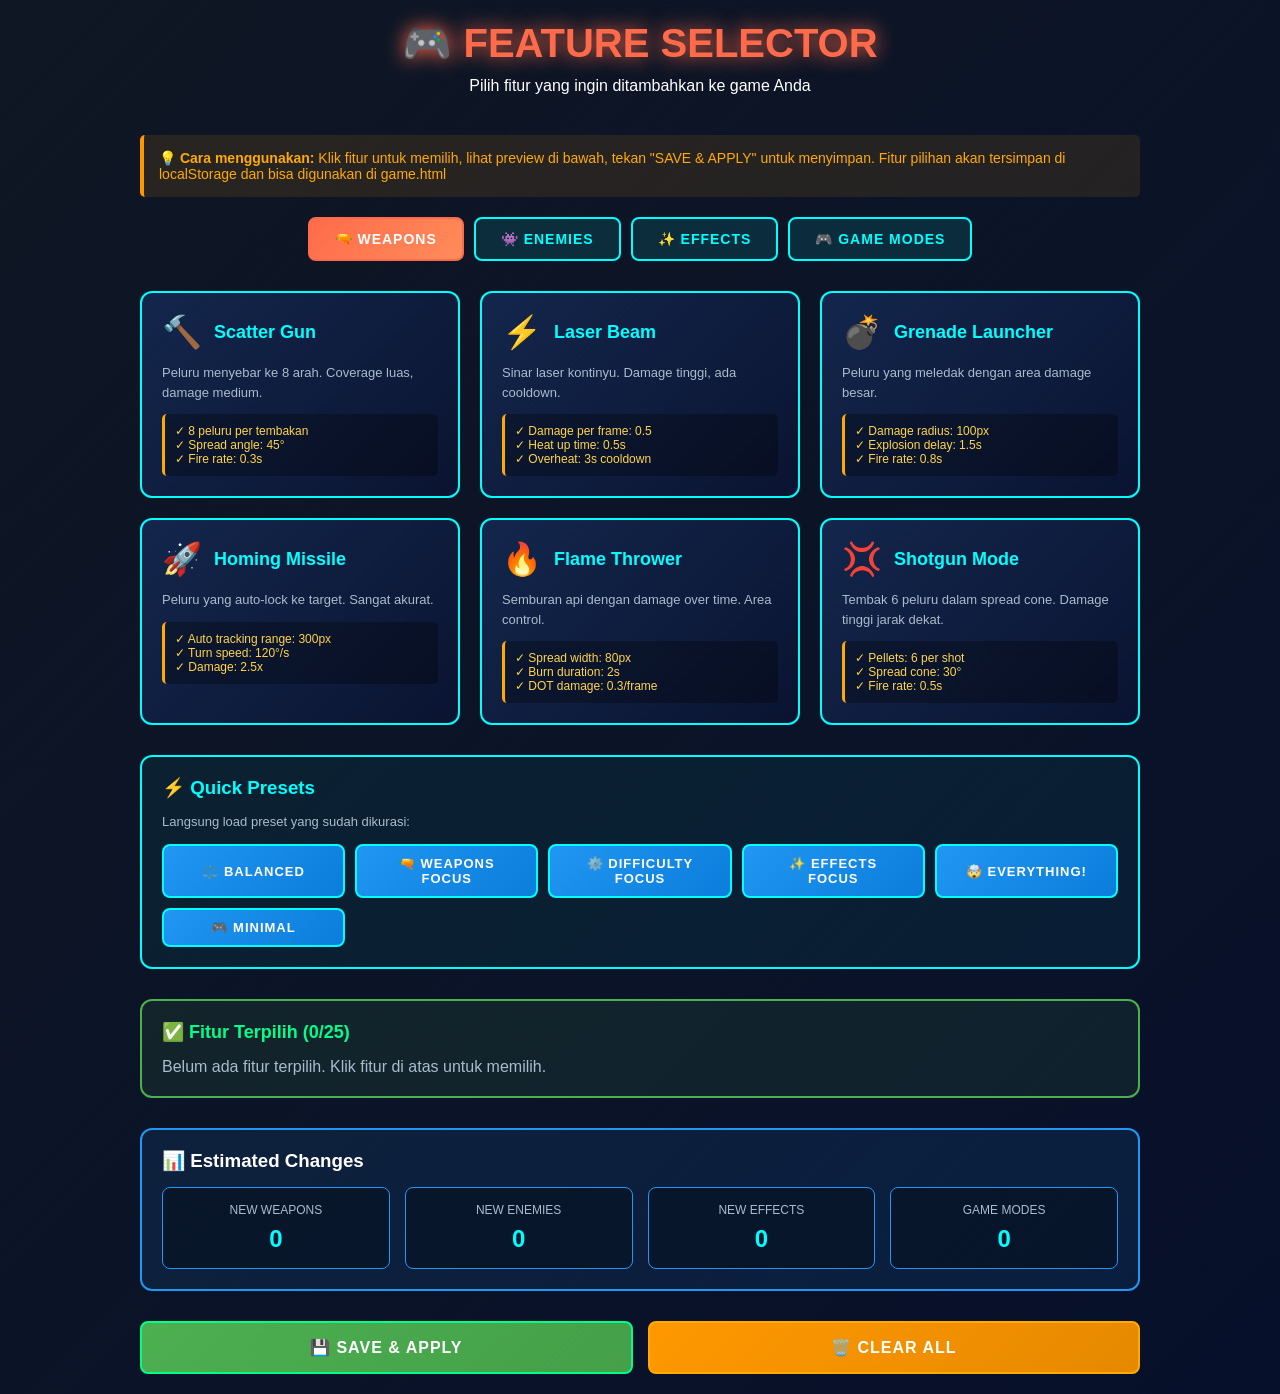
<file: feature-selector.html>
<!DOCTYPE html>
<html lang="id">
<head>
  <meta charset="UTF-8">
  <meta name="viewport" content="width=device-width, initial-scale=1.0">
  <title>Feature Selector - Minion Chase</title>
  <style>
    * {
      margin: 0;
      padding: 0;
      box-sizing: border-box;
    }

    body {
      font-family: 'Arial', sans-serif;
      background: linear-gradient(135deg, #0f1724 0%, #07102a 100%);
      color: #fff;
      min-height: 100vh;
      padding: 20px;
    }

    .container {
      max-width: 1000px;
      margin: 0 auto;
    }

    .header {
      text-align: center;
      margin-bottom: 40px;
    }

    .header h1 {
      font-size: 40px;
      color: #ff6b4a;
      text-shadow: 0 0 20px #ff6b4a;
      margin-bottom: 10px;
    }

    .tab-buttons {
      display: flex;
      gap: 10px;
      margin-bottom: 30px;
      flex-wrap: wrap;
      justify-content: center;
    }

    .tab-btn {
      padding: 12px 25px;
      background: rgba(0, 255, 255, 0.1);
      border: 2px solid #00ffff;
      color: #00ffff;
      border-radius: 8px;
      cursor: pointer;
      font-weight: bold;
      transition: all 0.3s ease;
      font-size: 14px;
    }

    .tab-btn:hover {
      background: rgba(0, 255, 255, 0.2);
      transform: translateY(-3px);
    }

    .tab-btn.active {
      background: linear-gradient(135deg, #ff6b4a 0%, #ff8c5a 100%);
      border-color: #ff6b4a;
      color: #fff;
    }

    .tab-content {
      display: none;
    }

    .tab-content.active {
      display: block;
      animation: fadeIn 0.3s ease;
    }

    @keyframes fadeIn {
      from { opacity: 0; }
      to { opacity: 1; }
    }

    .features-grid {
      display: grid;
      grid-template-columns: repeat(auto-fit, minmax(300px, 1fr));
      gap: 20px;
      margin-bottom: 30px;
    }

    .feature-item {
      background: linear-gradient(135deg, rgba(20, 40, 80, 0.9) 0%, rgba(10, 20, 50, 0.9) 100%);
      border: 2px solid #00ffff;
      border-radius: 12px;
      padding: 20px;
      transition: all 0.3s ease;
      cursor: pointer;
    }

    .feature-item:hover {
      transform: translateY(-5px);
      box-shadow: 0 8px 25px rgba(0, 255, 255, 0.3);
      border-color: #00ff88;
    }

    .feature-item.selected {
      background: linear-gradient(135deg, rgba(76, 175, 80, 0.3) 0%, rgba(45, 160, 70, 0.3) 100%);
      border-color: #4CAF50;
      box-shadow: 0 0 20px rgba(76, 175, 80, 0.4);
    }

    .feature-header {
      display: flex;
      align-items: center;
      gap: 12px;
      margin-bottom: 12px;
    }

    .feature-icon {
      font-size: 32px;
    }

    .feature-title {
      font-size: 18px;
      font-weight: bold;
      color: #00ffff;
    }

    .feature-description {
      color: #aabbcc;
      font-size: 13px;
      line-height: 1.5;
      margin-bottom: 12px;
    }

    .feature-checkbox {
      width: 20px;
      height: 20px;
      cursor: pointer;
      accent-color: #4CAF50;
    }

    .feature-details {
      background: rgba(0, 0, 0, 0.3);
      border-left: 3px solid #ffaa00;
      padding: 10px;
      border-radius: 5px;
      font-size: 12px;
      color: #ffd54a;
      margin-top: 12px;
    }

    .selected-features {
      background: rgba(76, 175, 80, 0.1);
      border: 2px solid #4CAF50;
      border-radius: 12px;
      padding: 20px;
      margin-bottom: 30px;
    }

    .selected-features h3 {
      color: #00ff88;
      margin-bottom: 15px;
      font-size: 18px;
    }

    .selected-list {
      display: flex;
      flex-wrap: wrap;
      gap: 10px;
    }

    .selected-tag {
      background: rgba(76, 175, 80, 0.3);
      border: 1px solid #4CAF50;
      color: #00ff88;
      padding: 8px 15px;
      border-radius: 20px;
      font-size: 13px;
      font-weight: bold;
      display: flex;
      align-items: center;
      gap: 8px;
    }

    .selected-tag button {
      background: none;
      border: none;
      color: #00ff88;
      cursor: pointer;
      font-size: 16px;
      padding: 0;
      margin-left: 5px;
    }

    .stats-section {
      background: rgba(33, 150, 243, 0.1);
      border: 2px solid #2196F3;
      border-radius: 12px;
      padding: 20px;
      margin-bottom: 30px;
    }

    .stats-grid {
      display: grid;
      grid-template-columns: repeat(auto-fit, minmax(200px, 1fr));
      gap: 15px;
      margin-top: 15px;
    }

    .stat-box {
      background: rgba(0, 0, 0, 0.3);
      border: 1px solid #2196F3;
      border-radius: 8px;
      padding: 15px;
      text-align: center;
    }

    .stat-label {
      color: #aabbcc;
      font-size: 12px;
      text-transform: uppercase;
      margin-bottom: 8px;
    }

    .stat-value {
      color: #00ffff;
      font-size: 24px;
      font-weight: bold;
    }

    .button-group {
      display: grid;
      grid-template-columns: repeat(auto-fit, minmax(200px, 1fr));
      gap: 15px;
      margin-top: 30px;
    }

    button {
      padding: 15px 30px;
      font-size: 16px;
      font-weight: bold;
      border: 2px solid;
      border-radius: 8px;
      cursor: pointer;
      transition: all 0.3s ease;
      text-transform: uppercase;
      letter-spacing: 1px;
    }

    button:hover {
      transform: translateY(-3px);
    }

    button:active {
      transform: translateY(-1px);
    }

    .btn-save {
      background: linear-gradient(135deg, #4CAF50 0%, #45a049 100%);
      color: #fff;
      border-color: #00ff88;
    }

    .btn-save:hover {
      box-shadow: 0 6px 20px rgba(76, 175, 80, 0.6);
    }

    .btn-clear {
      background: linear-gradient(135deg, #FF9800 0%, #e68900 100%);
      color: #fff;
      border-color: #ffaa00;
    }

    .btn-clear:hover {
      box-shadow: 0 6px 20px rgba(255, 152, 0, 0.6);
    }

    .btn-preset {
      background: linear-gradient(135deg, #2196F3 0%, #0b7dda 100%);
      color: #fff;
      border-color: #00ffff;
      padding: 10px 20px;
      font-size: 13px;
    }

    .btn-preset:hover {
      box-shadow: 0 6px 20px rgba(33, 150, 243, 0.6);
    }

    .preset-section {
      background: rgba(0, 255, 255, 0.05);
      border: 2px solid #00ffff;
      border-radius: 12px;
      padding: 20px;
      margin-bottom: 30px;
    }

    .preset-section h3 {
      color: #00ffff;
      margin-bottom: 15px;
    }

    .preset-buttons {
      display: grid;
      grid-template-columns: repeat(auto-fit, minmax(180px, 1fr));
      gap: 10px;
    }

    .message {
      margin-top: 20px;
      padding: 15px;
      border-radius: 8px;
      font-weight: bold;
      text-align: center;
      display: none;
    }

    .message.success {
      background: rgba(76, 175, 80, 0.2);
      border: 2px solid #4CAF50;
      color: #00ff88;
      display: block;
    }

    .message.info {
      background: rgba(33, 150, 243, 0.2);
      border: 2px solid #2196F3;
      color: #00ffff;
      display: block;
    }

    .help-text {
      background: rgba(255, 152, 0, 0.1);
      border-left: 4px solid #FF9800;
      padding: 15px;
      border-radius: 5px;
      margin-bottom: 20px;
      color: #ffaa00;
      font-size: 14px;
    }

    @media (max-width: 768px) {
      .features-grid {
        grid-template-columns: 1fr;
      }

      .tab-buttons {
        flex-direction: column;
      }

      .header h1 {
        font-size: 32px;
      }
    }
  </style>
</head>
<body>
  <div class="container">
    <!-- Header -->
    <div class="header">
      <h1>🎮 FEATURE SELECTOR</h1>
      <p>Pilih fitur yang ingin ditambahkan ke game Anda</p>
    </div>

    <!-- Help Text -->
    <div class="help-text">
      💡 <strong>Cara menggunakan:</strong> Klik fitur untuk memilih, lihat preview di bawah, tekan "SAVE & APPLY" untuk menyimpan. Fitur pilihan akan tersimpan di localStorage dan bisa digunakan di game.html
    </div>

    <!-- Tab Buttons -->
    <div class="tab-buttons">
      <button class="tab-btn active" onclick="switchTab('weapons')">🔫 Weapons</button>
      <button class="tab-btn" onclick="switchTab('enemies')">👾 Enemies</button>
      <button class="tab-btn" onclick="switchTab('effects')">✨ Effects</button>
      <button class="tab-btn" onclick="switchTab('modes')">🎮 Game Modes</button>
    </div>

    <!-- Weapons Tab -->
    <div id="weapons" class="tab-content active">
      <div class="features-grid">
        <div class="feature-item" onclick="toggleFeature('scatter-gun', this)">
          <div class="feature-header">
            <span class="feature-icon">🔨</span>
            <span class="feature-title">Scatter Gun</span>
          </div>
          <div class="feature-description">
            Peluru menyebar ke 8 arah. Coverage luas, damage medium.
          </div>
          <div class="feature-details">
            ✓ 8 peluru per tembakan<br>
            ✓ Spread angle: 45°<br>
            ✓ Fire rate: 0.3s
          </div>
        </div>

        <div class="feature-item" onclick="toggleFeature('laser-beam', this)">
          <div class="feature-header">
            <span class="feature-icon">⚡</span>
            <span class="feature-title">Laser Beam</span>
          </div>
          <div class="feature-description">
            Sinar laser kontinyu. Damage tinggi, ada cooldown.
          </div>
          <div class="feature-details">
            ✓ Damage per frame: 0.5<br>
            ✓ Heat up time: 0.5s<br>
            ✓ Overheat: 3s cooldown
          </div>
        </div>

        <div class="feature-item" onclick="toggleFeature('grenade-launcher', this)">
          <div class="feature-header">
            <span class="feature-icon">💣</span>
            <span class="feature-title">Grenade Launcher</span>
          </div>
          <div class="feature-description">
            Peluru yang meledak dengan area damage besar.
          </div>
          <div class="feature-details">
            ✓ Damage radius: 100px<br>
            ✓ Explosion delay: 1.5s<br>
            ✓ Fire rate: 0.8s
          </div>
        </div>

        <div class="feature-item" onclick="toggleFeature('homing-missile', this)">
          <div class="feature-header">
            <span class="feature-icon">🚀</span>
            <span class="feature-title">Homing Missile</span>
          </div>
          <div class="feature-description">
            Peluru yang auto-lock ke target. Sangat akurat.
          </div>
          <div class="feature-details">
            ✓ Auto tracking range: 300px<br>
            ✓ Turn speed: 120°/s<br>
            ✓ Damage: 2.5x
          </div>
        </div>

        <div class="feature-item" onclick="toggleFeature('flame-thrower', this)">
          <div class="feature-header">
            <span class="feature-icon">🔥</span>
            <span class="feature-title">Flame Thrower</span>
          </div>
          <div class="feature-description">
            Semburan api dengan damage over time. Area control.
          </div>
          <div class="feature-details">
            ✓ Spread width: 80px<br>
            ✓ Burn duration: 2s<br>
            ✓ DOT damage: 0.3/frame
          </div>
        </div>

        <div class="feature-item" onclick="toggleFeature('shotgun', this)">
          <div class="feature-header">
            <span class="feature-icon">💢</span>
            <span class="feature-title">Shotgun Mode</span>
          </div>
          <div class="feature-description">
            Tembak 6 peluru dalam spread cone. Damage tinggi jarak dekat.
          </div>
          <div class="feature-details">
            ✓ Pellets: 6 per shot<br>
            ✓ Spread cone: 30°<br>
            ✓ Fire rate: 0.5s
          </div>
        </div>
      </div>
    </div>

    <!-- Enemies Tab -->
    <div id="enemies" class="tab-content">
      <div class="features-grid">
        <div class="feature-item" onclick="toggleFeature('flying-enemy', this)">
          <div class="feature-header">
            <span class="feature-icon">🦅</span>
            <span class="feature-title">Flying Enemy</span>
          </div>
          <div class="feature-description">
            Enemy terbang naik turun. Sulit ditembak.
          </div>
          <div class="feature-details">
            ✓ Movement: Sine wave<br>
            ✓ Height range: 100-300px<br>
            ✓ Speed: 0.3x slower
          </div>
        </div>

        <div class="feature-item" onclick="toggleFeature('shield-enemy', this)">
          <div class="feature-header">
            <span class="feature-icon">🛡️</span>
            <span class="feature-title">Shield Enemy</span>
          </div>
          <div class="feature-description">
            Enemy dengan shield. Harus hancurkan dulu.
          </div>
          <div class="feature-details">
            ✓ Shield health: 10<br>
            ✓ Body health: 5<br>
            ✓ Shield regen: 2s
          </div>
        </div>

        <div class="feature-item" onclick="toggleFeature('fast-enemy', this)">
          <div class="feature-header">
            <span class="feature-icon">⚡</span>
            <span class="feature-title">Fast Enemy</span>
          </div>
          <div class="feature-description">
            Enemy yang bergerak cepat & sulit ditangkap.
          </div>
          <div class="feature-details">
            ✓ Speed: 2x lebih cepat<br>
            ✓ Health: 2 (fragile)<br>
            ✓ Dodge pattern: Zig-zag
          </div>
        </div>

        <div class="feature-item" onclick="toggleFeature('armored-enemy', this)">
          <div class="feature-header">
            <span class="feature-icon">🤖</span>
            <span class="feature-title">Armored Enemy</span>
          </div>
          <div class="feature-description">
            Enemy dengan armor tebal. Butuh damage tinggi.
          </div>
          <div class="feature-details">
            ✓ Armor rating: 0.5<br>
            ✓ Health: 20<br>
            ✓ Worth: 2x coins
          </div>
        </div>

        <div class="feature-item" onclick="toggleFeature('explosive-enemy', this)">
          <div class="feature-header">
            <span class="feature-icon">💥</span>
            <span class="feature-title">Explosive Enemy</span>
          </div>
          <div class="feature-description">
            Enemy yang meledak saat mati. Area damage.
          </div>
          <div class="feature-details">
            ✓ Explosion radius: 150px<br>
            ✓ Explosion damage: 5<br>
            ✓ Worth: 3x coins
          </div>
        </div>

        <div class="feature-item" onclick="toggleFeature('spawner-enemy', this)">
          <div class="feature-header">
            <span class="feature-icon">🌀</span>
            <span class="feature-title">Spawner Enemy</span>
          </div>
          <div class="feature-description">
            Enemy yang mengeluarkan minion. Bunuh cepat!
          </div>
          <div class="feature-details">
            ✓ Spawn rate: 1 minion/2s<br>
            ✓ Max minions: 3<br>
            ✓ Health: 15
          </div>
        </div>
      </div>
    </div>

    <!-- Effects Tab -->
    <div id="effects" class="tab-content">
      <div class="features-grid">
        <div class="feature-item" onclick="toggleFeature('screen-shake', this)">
          <div class="feature-header">
            <span class="feature-icon">📺</span>
            <span class="feature-title">Screen Shake</span>
          </div>
          <div class="feature-description">
            Kamera bergoyang saat explosion atau impact.
          </div>
          <div class="feature-details">
            ✓ Intensity: 1-10<br>
            ✓ Duration: 0.2-0.5s<br>
            ✓ Max offset: 10px
          </div>
        </div>

        <div class="feature-item" onclick="toggleFeature('combo-system', this)">
          <div class="feature-header">
            <span class="feature-icon">🔗</span>
            <span class="feature-title">Combo System</span>
          </div>
          <div class="feature-description">
            Kill counter dengan score multiplier. Semakin banyak semakin untung!
          </div>
          <div class="feature-details">
            ✓ Combo timer: 3s reset<br>
            ✓ Max multiplier: 10x<br>
            ✓ Floating text
          </div>
        </div>

        <div class="feature-item" onclick="toggleFeature('gore-effects', this)">
          <div class="feature-header">
            <span class="feature-icon">🩸</span>
            <span class="feature-title">Gore & Gibs</span>
          </div>
          <div class="feature-description">
            Partikel darah saat enemy mati. Visual intense.
          </div>
          <div class="feature-details">
            ✓ Particle count: 20-40<br>
            ✓ Physics: Gravity<br>
            ✓ Lifetime: 1-2s
          </div>
        </div>

        <div class="feature-item" onclick="toggleFeature('bullet-time', this)">
          <div class="feature-header">
            <span class="feature-icon">⏱️</span>
            <span class="feature-title">Bullet Time</span>
          </div>
          <div class="feature-description">
            Slow motion saat achievement special. Dramatic!
          </div>
          <div class="feature-details">
            ✓ Time scale: 0.5x<br>
            ✓ Duration: 1-2s<br>
            ✓ Trigger: Multi-kill
          </div>
        </div>

        <div class="feature-item" onclick="toggleFeature('dynamic-camera', this)">
          <div class="feature-header">
            <span class="feature-icon">📷</span>
            <span class="feature-title">Dynamic Camera</span>
          </div>
          <div class="feature-description">
            Kamera zoom in/out sesuai intensity gameplay.
          </div>
          <div class="feature-details">
            ✓ Zoom range: 0.8x - 1.2x<br>
            ✓ Smooth transition<br>
            ✓ Follow player
          </div>
        </div>

        <div class="feature-item" onclick="toggleFeature('particle-system', this)">
          <div class="feature-header">
            <span class="feature-icon">✨</span>
            <span class="feature-title">Enhanced Particles</span>
          </div>
          <div class="feature-description">
            Particle effects lebih banyak dan indah.
          </div>
          <div class="feature-details">
            ✓ Spawn rate: 2x<br>
            ✓ More colors<br>
            ✓ Physics improvement
          </div>
        </div>
      </div>
    </div>

    <!-- Game Modes Tab -->
    <div id="modes" class="tab-content">
      <div class="features-grid">
        <div class="feature-item" onclick="toggleFeature('survival-mode', this)">
          <div class="feature-header">
            <span class="feature-icon">🏚️</span>
            <span class="feature-title">Survival Mode</span>
          </div>
          <div class="feature-description">
            Mode tanpa batas. Semakin lama semakin sulit.
          </div>
          <div class="feature-details">
            ✓ Wave: Infinite<br>
            ✓ Difficulty: +5% per wave<br>
            ✓ Leaderboard: Top 10
          </div>
        </div>

        <div class="feature-item" onclick="toggleFeature('arcade-mode', this)">
          <div class="feature-header">
            <span class="feature-icon">👾</span>
            <span class="feature-title">Arcade Mode</span>
          </div>
          <div class="feature-description">
            Mode timed dengan bonus per kill.
          </div>
          <div class="feature-details">
            ✓ Time limit: 3-5 menit<br>
            ✓ Bonus per kill: +100<br>
            ✓ Score multiplier
          </div>
        </div>

        <div class="feature-item" onclick="toggleFeature('boss-rush', this)">
          <div class="feature-header">
            <span class="feature-icon">👑</span>
            <span class="feature-title">Boss Rush Mode</span>
          </div>
          <div class="feature-description">
            Melawan banyak boss berturut-turut.
          </div>
          <div class="feature-details">
            ✓ Boss count: 5-10<br>
            ✓ Difficulty: Progressive<br>
            ✓ Massive rewards
          </div>
        </div>

        <div class="feature-item" onclick="toggleFeature('achievements', this)">
          <div class="feature-header">
            <span class="feature-icon">🏆</span>
            <span class="feature-title">Achievements</span>
          </div>
          <div class="feature-description">
            Target achievement dengan badges & rewards.
          </div>
          <div class="feature-details">
            ✓ Total: 25+<br>
            ✓ Rewards: Coins<br>
            ✓ Display: UI notification
          </div>
        </div>

        <div class="feature-item" onclick="toggleFeature('difficulty-levels', this)">
          <div class="feature-header">
            <span class="feature-icon">⚙️</span>
            <span class="feature-title">Difficulty Levels</span>
          </div>
          <div class="feature-description">
            Easy, Normal, Hard, Insane modes.
          </div>
          <div class="feature-details">
            ✓ Easy: 1.5x HP<br>
            ✓ Hard: 0.5x HP<br>
            ✓ Score multiplier
          </div>
        </div>

        <div class="feature-item" onclick="toggleFeature('leaderboard', this)">
          <div class="feature-header">
            <span class="feature-icon">📊</span>
            <span class="feature-title">Leaderboard</span>
          </div>
          <div class="feature-description">
            Track & compare scores dengan leaderboard.
          </div>
          <div class="feature-details">
            ✓ Local storage: Top 100<br>
            ✓ Categories: Score, kills<br>
            ✓ Share feature
          </div>
        </div>
      </div>
    </div>

    <!-- Preset Section -->
    <div class="preset-section">
      <h3>⚡ Quick Presets</h3>
      <p style="color: #aabbcc; margin-bottom: 15px; font-size: 13px;">Langsung load preset yang sudah dikurasi:</p>
      <div class="preset-buttons">
        <button class="btn-preset" onclick="loadPreset('balanced')">⚖️ Balanced</button>
        <button class="btn-preset" onclick="loadPreset('weapons')">🔫 Weapons Focus</button>
        <button class="btn-preset" onclick="loadPreset('difficulty')">⚙️ Difficulty Focus</button>
        <button class="btn-preset" onclick="loadPreset('effects')">✨ Effects Focus</button>
        <button class="btn-preset" onclick="loadPreset('everything')">🤯 Everything!</button>
        <button class="btn-preset" onclick="loadPreset('minimal')">🎮 Minimal</button>
      </div>
    </div>

    <!-- Selected Features Preview -->
    <div class="selected-features">
      <h3>✅ Fitur Terpilih (<span id="count">0</span>/25)</h3>
      <div class="selected-list" id="selectedList">
        <p style="color: #aabbcc;">Belum ada fitur terpilih. Klik fitur di atas untuk memilih.</p>
      </div>
    </div>

    <!-- Stats Section -->
    <div class="stats-section">
      <h3>📊 Estimated Changes</h3>
      <div class="stats-grid">
        <div class="stat-box">
          <div class="stat-label">New Weapons</div>
          <div class="stat-value" id="weaponCount">0</div>
        </div>
        <div class="stat-box">
          <div class="stat-label">New Enemies</div>
          <div class="stat-value" id="enemyCount">0</div>
        </div>
        <div class="stat-box">
          <div class="stat-label">New Effects</div>
          <div class="stat-value" id="effectCount">0</div>
        </div>
        <div class="stat-box">
          <div class="stat-label">Game Modes</div>
          <div class="stat-value" id="modeCount">0</div>
        </div>
      </div>
    </div>

    <!-- Action Buttons -->
    <div class="button-group">
      <button class="btn-save" onclick="saveFeatures()">💾 SAVE & APPLY</button>
      <button class="btn-clear" onclick="clearFeatures()">🗑️ CLEAR ALL</button>
    </div>

    <!-- Message -->
    <div id="message" class="message"></div>
  </div>

  <script>
    // Feature Database
    const FEATURES = {
      weapons: [
        'scatter-gun',
        'laser-beam',
        'grenade-launcher',
        'homing-missile',
        'flame-thrower',
        'shotgun'
      ],
      enemies: [
        'flying-enemy',
        'shield-enemy',
        'fast-enemy',
        'armored-enemy',
        'explosive-enemy',
        'spawner-enemy'
      ],
      effects: [
        'screen-shake',
        'combo-system',
        'gore-effects',
        'bullet-time',
        'dynamic-camera',
        'particle-system'
      ],
      modes: [
        'survival-mode',
        'arcade-mode',
        'boss-rush',
        'achievements',
        'difficulty-levels',
        'leaderboard'
      ]
    };

    // Presets
    const PRESETS = {
      balanced: [
        'scatter-gun', 'laser-beam', 'grenade-launcher',
        'flying-enemy', 'shield-enemy', 'fast-enemy',
        'screen-shake', 'combo-system', 'gore-effects',
        'survival-mode', 'achievements', 'difficulty-levels'
      ],
      weapons: [
        'scatter-gun', 'laser-beam', 'grenade-launcher', 'homing-missile', 'flame-thrower', 'shotgun'
      ],
      difficulty: [
        'fast-enemy', 'armored-enemy', 'explosive-enemy',
        'difficulty-levels', 'boss-rush', 'arcade-mode'
      ],
      effects: [
        'screen-shake', 'combo-system', 'gore-effects', 'bullet-time', 'dynamic-camera', 'particle-system'
      ],
      everything: Object.values(FEATURES).flat(),
      minimal: [
        'scatter-gun', 'flying-enemy', 'screen-shake', 'combo-system'
      ]
    };

    let selectedFeatures = new Set();

    // Load from localStorage on startup
    window.addEventListener('DOMContentLoaded', () => {
      loadSavedFeatures();
      updateDisplay();
    });

    function switchTab(tabName) {
      // Hide all tabs
      document.querySelectorAll('.tab-content').forEach(tab => {
        tab.classList.remove('active');
      });
      document.querySelectorAll('.tab-btn').forEach(btn => {
        btn.classList.remove('active');
      });

      // Show selected tab
      document.getElementById(tabName).classList.add('active');
      event.target.classList.add('active');
    }

    function toggleFeature(featureName, element) {
      if (selectedFeatures.has(featureName)) {
        selectedFeatures.delete(featureName);
        element.classList.remove('selected');
      } else {
        selectedFeatures.add(featureName);
        element.classList.add('selected');
      }
      updateDisplay();
    }

    function updateDisplay() {
      // Update count
      document.getElementById('count').textContent = selectedFeatures.size;

      // Update selected list
      const selectedList = document.getElementById('selectedList');
      if (selectedFeatures.size === 0) {
        selectedList.innerHTML = '<p style="color: #aabbcc;">Belum ada fitur terpilih. Klik fitur di atas untuk memilih.</p>';
      } else {
        selectedList.innerHTML = Array.from(selectedFeatures)
          .map(feat => {
            const emoji = getEmojiForFeature(feat);
            return `
              <div class="selected-tag">
                ${emoji} ${getFeatureName(feat)}
                <button onclick="deselectFeature('${feat}')">✕</button>
              </div>
            `;
          })
          .join('');
      }

      // Update stats
      updateStats();

      // Highlight selected features
      document.querySelectorAll('.feature-item').forEach(item => {
        const featureName = Array.from(selectedFeatures).find(f => 
          item.textContent.includes(getFeatureName(f))
        );
        if (featureName) {
          item.classList.add('selected');
        } else {
          item.classList.remove('selected');
        }
      });
    }

    function deselectFeature(featureName) {
      selectedFeatures.delete(featureName);
      updateDisplay();
    }

    function updateStats() {
      let weapons = 0, enemies = 0, effects = 0, modes = 0;

      selectedFeatures.forEach(feature => {
        if (FEATURES.weapons.includes(feature)) weapons++;
        if (FEATURES.enemies.includes(feature)) enemies++;
        if (FEATURES.effects.includes(feature)) effects++;
        if (FEATURES.modes.includes(feature)) modes++;
      });

      document.getElementById('weaponCount').textContent = weapons;
      document.getElementById('enemyCount').textContent = enemies;
      document.getElementById('effectCount').textContent = effects;
      document.getElementById('modeCount').textContent = modes;
    }

    function loadPreset(presetName) {
      selectedFeatures.clear();
      if (PRESETS[presetName]) {
        PRESETS[presetName].forEach(feature => {
          selectedFeatures.add(feature);
        });
      }
      updateDisplay();
      showMessage(`✅ Preset "${presetName.toUpperCase()}" dimuat!`, 'success');
    }

    function saveFeatures() {
      const featuresArray = Array.from(selectedFeatures);
      localStorage.setItem('minion_chase_selected_features', JSON.stringify(featuresArray));
      showMessage('✅ Fitur berhasil disimpan! Buka game.html untuk melihat perubahan.', 'success');
      console.log('Saved features:', featuresArray);
    }

    function loadSavedFeatures() {
      const saved = localStorage.getItem('minion_chase_selected_features');
      if (saved) {
        try {
          const features = JSON.parse(saved);
          selectedFeatures = new Set(features);
        } catch (e) {
          console.log('Error loading saved features');
        }
      }
    }

    function clearFeatures() {
      if (confirm('🗑️ Hapus semua fitur terpilih?')) {
        selectedFeatures.clear();
        localStorage.removeItem('minion_chase_selected_features');
        updateDisplay();
        showMessage('🗑️ Semua fitur terhapus!', 'success');
      }
    }

    function getFeatureName(featureName) {
      const names = {
        'scatter-gun': 'Scatter Gun',
        'laser-beam': 'Laser Beam',
        'grenade-launcher': 'Grenade Launcher',
        'homing-missile': 'Homing Missile',
        'flame-thrower': 'Flame Thrower',
        'shotgun': 'Shotgun',
        'flying-enemy': 'Flying Enemy',
        'shield-enemy': 'Shield Enemy',
        'fast-enemy': 'Fast Enemy',
        'armored-enemy': 'Armored Enemy',
        'explosive-enemy': 'Explosive Enemy',
        'spawner-enemy': 'Spawner Enemy',
        'screen-shake': 'Screen Shake',
        'combo-system': 'Combo System',
        'gore-effects': 'Gore Effects',
        'bullet-time': 'Bullet Time',
        'dynamic-camera': 'Dynamic Camera',
        'particle-system': 'Enhanced Particles',
        'survival-mode': 'Survival Mode',
        'arcade-mode': 'Arcade Mode',
        'boss-rush': 'Boss Rush',
        'achievements': 'Achievements',
        'difficulty-levels': 'Difficulty Levels',
        'leaderboard': 'Leaderboard'
      };
      return names[featureName] || featureName;
    }

    function getEmojiForFeature(featureName) {
      const emojis = {
        'scatter-gun': '🔨', 'laser-beam': '⚡', 'grenade-launcher': '💣', 'homing-missile': '🚀',
        'flame-thrower': '🔥', 'shotgun': '💢', 'flying-enemy': '🦅', 'shield-enemy': '🛡️',
        'fast-enemy': '⚡', 'armored-enemy': '🤖', 'explosive-enemy': '💥', 'spawner-enemy': '🌀',
        'screen-shake': '📺', 'combo-system': '🔗', 'gore-effects': '🩸', 'bullet-time': '⏱️',
        'dynamic-camera': '📷', 'particle-system': '✨', 'survival-mode': '🏚️', 'arcade-mode': '👾',
        'boss-rush': '👑', 'achievements': '🏆', 'difficulty-levels': '⚙️', 'leaderboard': '📊'
      };
      return emojis[featureName] || '⭐';
    }

    function showMessage(text, type = 'info') {
      const msg = document.getElementById('message');
      msg.textContent = text;
      msg.className = `message ${type}`;
      setTimeout(() => {
        msg.classList.remove(type);
      }, 4000);
    }
  </script>
</body>
</html>
</file>
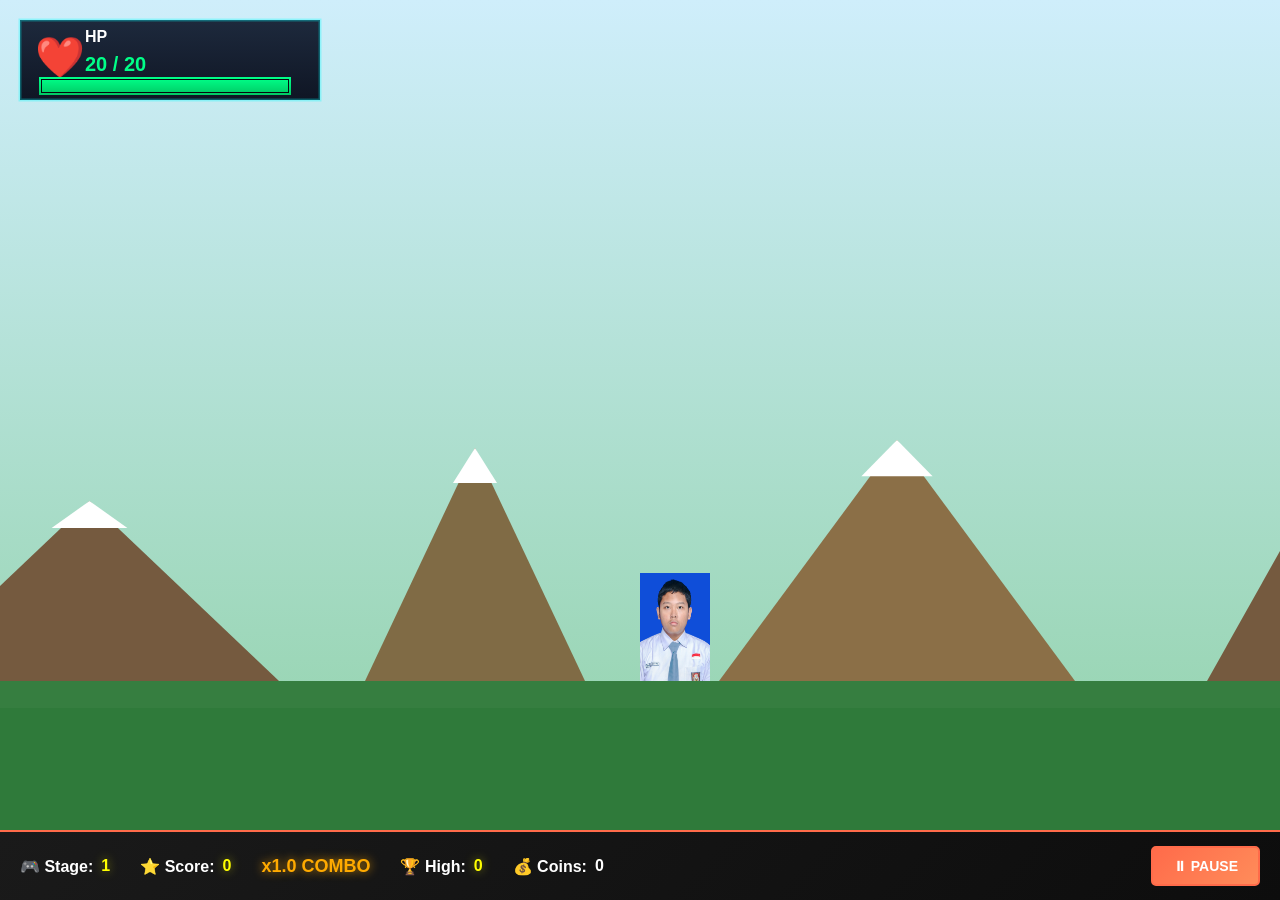
<file: game.html>
<!DOCTYPE html>
<html lang="en">
<head>
  <meta charset="UTF-8">
  <meta name="viewport" content="width=device-width, initial-scale=1.0">
  <title>Minion Chase - Heavy Weapon Style</title>
  <style>
    * {
      margin: 0;
      padding: 0;
      box-sizing: border-box;
    }

    body {
      width: 100%;
      height: 100vh;
      overflow: hidden;
      background: #000;
      font-family: Arial, sans-serif;
    }

    canvas {
      display: block;
      width: 100%;
      height: calc(100% - 70px);
    }

    .hud {
      width: 100%;
      height: 70px;
      background: linear-gradient(135deg, #1a1a1a 0%, #0d0d0d 100%);
      display: flex;
      justify-content: space-between;
      align-items: center;
      padding: 0 20px;
      border-top: 2px solid #ff6b4a;
      color: #fff;
      font-size: 16px;
      font-weight: bold;
    }

    .hud-left {
      display: flex;
      gap: 30px;
    }

    .hud-item {
      display: flex;
      align-items: center;
      gap: 8px;
    }

    .hud-value {
      color: #ffff00;
      text-shadow: 0 0 10px rgba(255, 255, 0, 0.5);
    }

    .hud-right {
      display: flex;
      gap: 15px;
    }

    button {
      padding: 10px 20px;
      background: linear-gradient(135deg, #ff6b4a 0%, #ff8c5a 100%);
      color: #fff;
      border: 2px solid #ff6b4a;
      border-radius: 5px;
      cursor: pointer;
      font-weight: bold;
      transition: all 0.3s ease;
      font-size: 14px;
    }

    button:hover {
      transform: translateY(-2px);
      box-shadow: 0 5px 15px rgba(255, 107, 74, 0.4);
    }

    button:active {
      transform: translateY(0);
    }

    #combo {
      color: #ffaa00;
      text-shadow: 0 0 10px rgba(255, 170, 0, 0.8);
      font-size: 18px;
    }

    /* Pause Modal Styles */
    .pause-modal {
      display: none;
      position: fixed;
      top: 0;
      left: 0;
      width: 100%;
      height: 100%;
      background: rgba(0, 0, 0, 0.8);
      z-index: 1000;
      justify-content: center;
      align-items: center;
      backdrop-filter: blur(4px);
    }

    .pause-modal.active {
      display: flex;
    }

    .pause-content {
      background: linear-gradient(135deg, rgba(15, 23, 36, 0.95) 0%, rgba(7, 16, 42, 0.95) 100%);
      border: 3px solid #00ffff;
      border-radius: 20px;
      padding: 50px;
      text-align: center;
      box-shadow: 0 0 50px rgba(0, 255, 255, 0.6);
      animation: slideIn 0.3s ease-out;
      max-width: 500px;
      width: 90%;
    }

    @keyframes slideIn {
      from {
        opacity: 0;
        transform: scale(0.8);
      }
      to {
        opacity: 1;
        transform: scale(1);
      }
    }

    .pause-content h1 {
      font-size: 48px;
      color: #00ffff;
      text-shadow: 0 0 30px #00ffff;
      margin-bottom: 40px;
      letter-spacing: 2px;
    }

    .pause-buttons {
      display: flex;
      flex-direction: column;
      gap: 15px;
    }

    .pause-btn {
      padding: 18px 40px;
      font-size: 18px;
      font-weight: bold;
      border: 2px solid;
      border-radius: 8px;
      cursor: pointer;
      transition: all 0.3s ease;
      text-transform: uppercase;
      letter-spacing: 1px;
    }

    .pause-btn-resume {
      background: linear-gradient(135deg, #4CAF50 0%, #45a049 100%);
      color: #fff;
      border-color: #00ff88;
    }

    .pause-btn-resume:hover {
      transform: translateY(-3px);
      box-shadow: 0 8px 25px rgba(76, 175, 80, 0.6);
    }

    .pause-btn-menu {
      background: linear-gradient(135deg, #2196F3 0%, #0b7dda 100%);
      color: #fff;
      border-color: #00ffff;
    }

    .pause-btn-menu:hover {
      transform: translateY(-3px);
      box-shadow: 0 8px 25px rgba(33, 150, 243, 0.6);
    }

    .pause-btn-restart {
      background: linear-gradient(135deg, #FF9800 0%, #e68900 100%);
      color: #fff;
      border-color: #ffaa00;
    }

    .pause-btn-restart:hover {
      transform: translateY(-3px);
      box-shadow: 0 8px 25px rgba(255, 152, 0, 0.6);
    }

    @media (max-width: 768px) {
      .hud {
        height: 60px;
        padding: 0 10px;
        font-size: 13px;
      }

      .hud-left {
        gap: 15px;
      }

      button {
        padding: 8px 15px;
        font-size: 12px;
      }

      .pause-content {
        padding: 30px 20px;
      }

      .pause-content h1 {
        font-size: 36px;
        margin-bottom: 30px;
      }

      .pause-btn {
        padding: 15px 30px;
        font-size: 16px;
      }
    }
  </style>
</head>
<body>
  <canvas id="game"></canvas>
  <div class="hud">
    <div class="hud-left">
      <div class="hud-item">
        <span>🎮 Stage:</span>
        <span class="hud-value" id="stage">1</span>
      </div>
      <div class="hud-item">
        <span>⭐ Score:</span>
        <span class="hud-value" id="score">0</span>
      </div>
      <div class="hud-item">
        <span id="combo">x1.0 COMBO</span>
      </div>
      <div class="hud-item">
        <span>🏆 High:</span>
        <span class="hud-value" id="highscore">0</span>
      </div>
      <div class="hud-item">
        <span>💰 Coins:</span>
        <span class="hud-coins" id="sessionCoins">0</span>
      </div>
    </div>
    <div class="hud-right">
      <button id="pauseBtn">⏸ PAUSE</button>
    </div>
  </div>

  <!-- Pause Modal -->
  <div id="pauseModal" class="pause-modal">
    <div class="pause-content">
      <h1>⏸ PAUSED</h1>
      <div class="pause-buttons">
        <button class="pause-btn pause-btn-resume" onclick="resumeGame()">▶ RESUME</button>
        <button class="pause-btn pause-btn-menu" onclick="goToMenu()">🏠 MAIN MENU</button>
        <button class="pause-btn pause-btn-restart" onclick="restartGame()">🔄 RESTART</button>
      </div>
    </div>
  </div>

  <script src="game.js"></script>
</body>
</html>
</file>
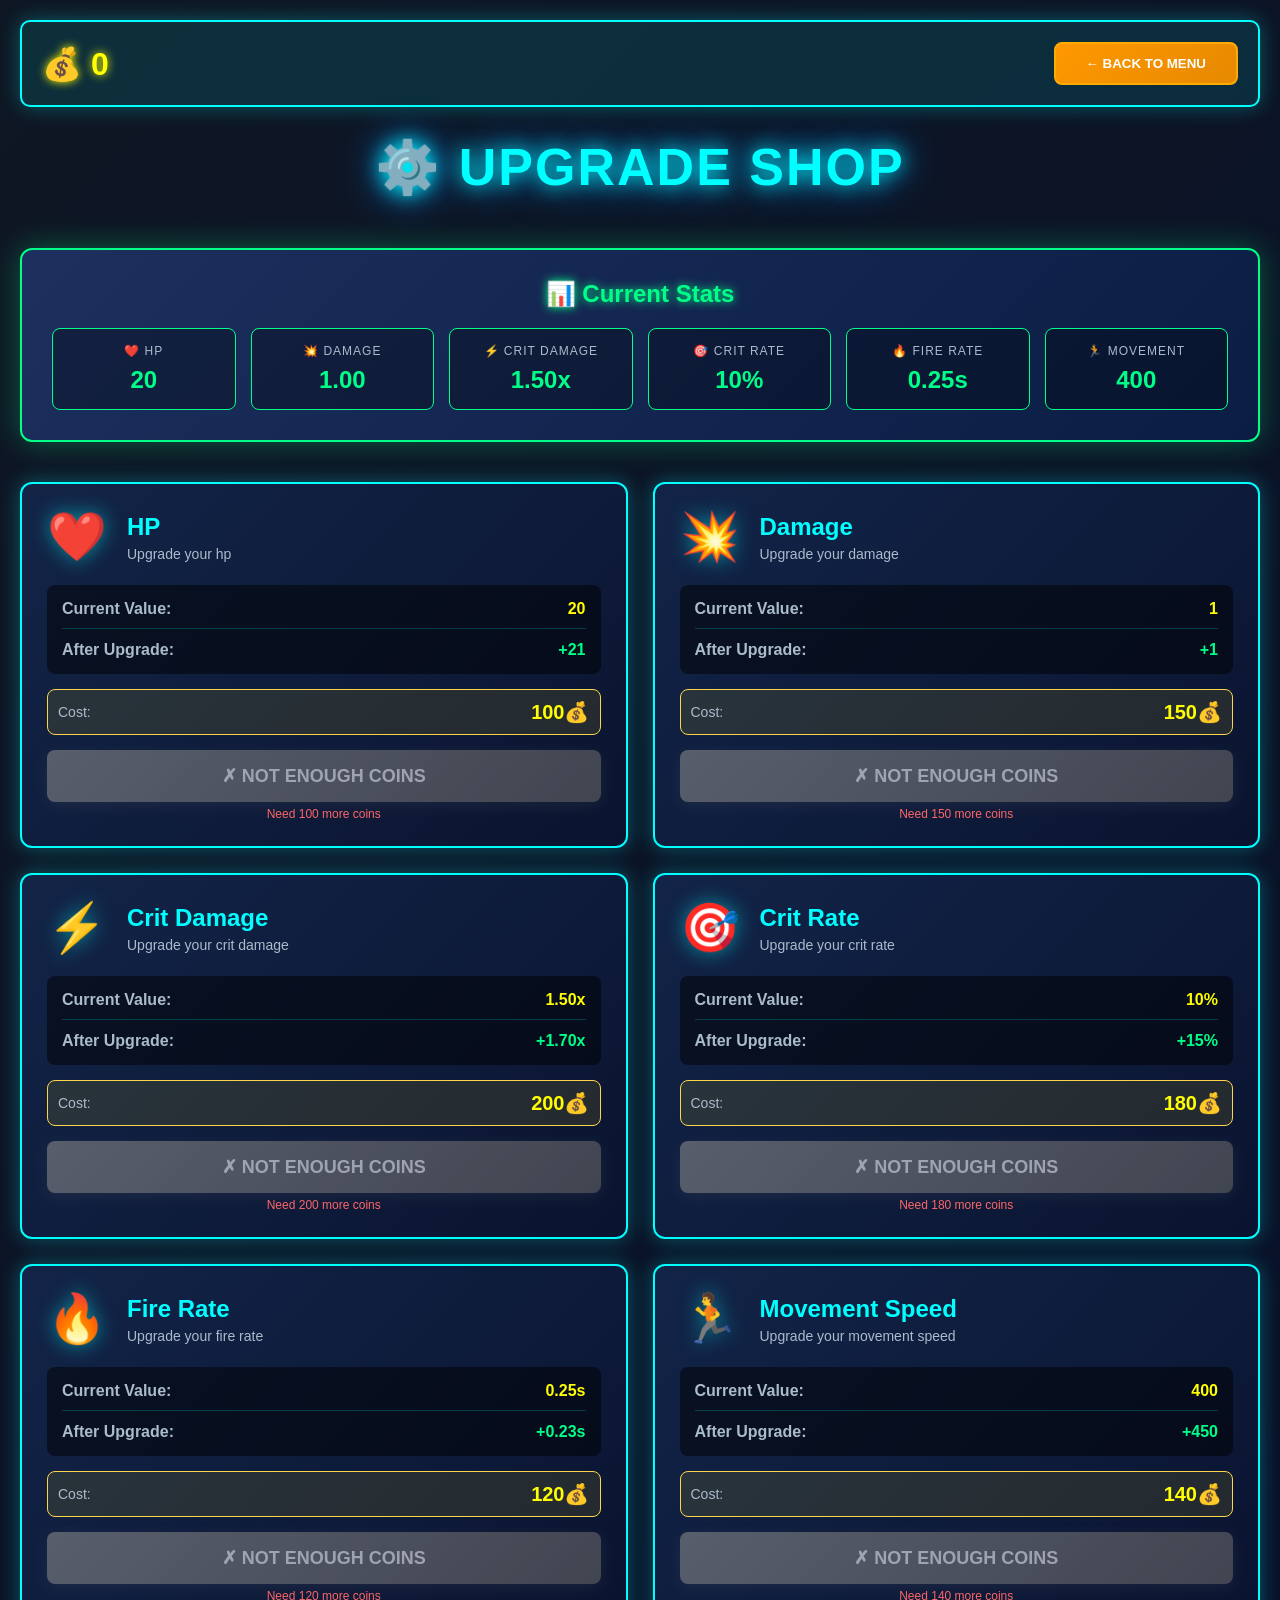
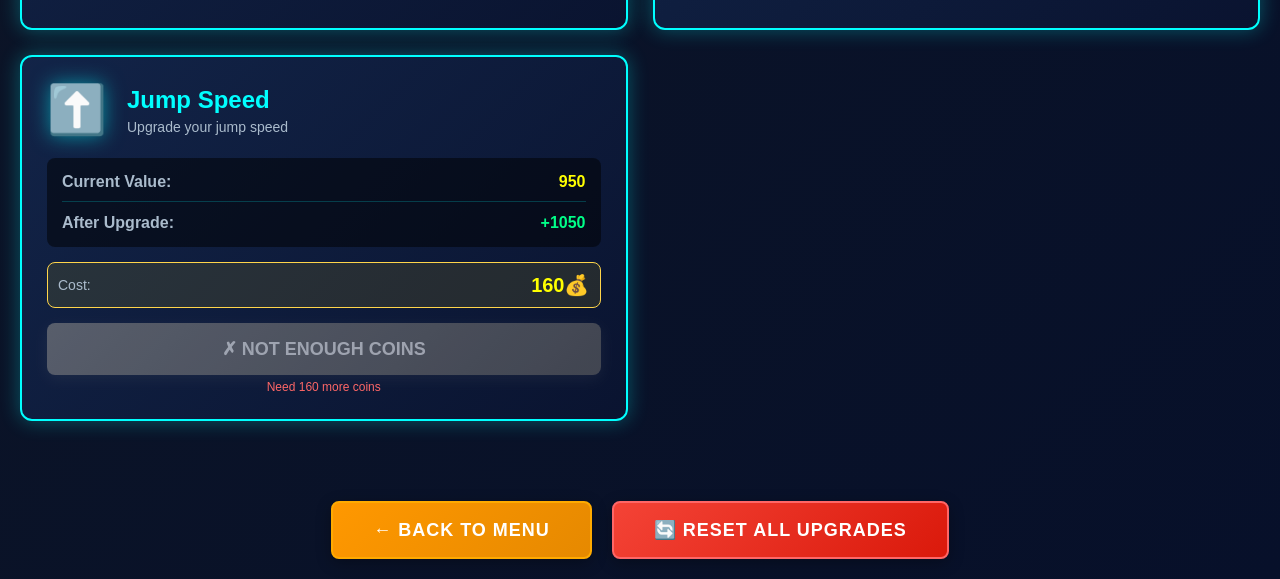
<file: upgrade.html>
<!DOCTYPE html>
<html lang="id">
<head>
  <meta charset="UTF-8">
  <meta name="viewport" content="width=device-width, initial-scale=1.0">
  <title>Minion Chase - Upgrade Shop</title>
  <style>
    * {
      margin: 0;
      padding: 0;
      box-sizing: border-box;
    }

    body {
      font-family: 'Arial', sans-serif;
      background: linear-gradient(135deg, #0f1724 0%, #07102a 100%);
      color: #fff;
      min-height: 100vh;
      display: flex;
      flex-direction: column;
      padding: 20px;
    }

    .top-bar {
      display: flex;
      justify-content: space-between;
      align-items: center;
      margin-bottom: 30px;
      padding: 20px;
      background: rgba(0, 255, 255, 0.1);
      border: 2px solid #00ffff;
      border-radius: 10px;
      box-shadow: 0 0 20px rgba(0, 255, 255, 0.3);
    }

    .coins-display {
      font-size: 32px;
      font-weight: bold;
      color: #ffff00;
      text-shadow: 0 0 10px #ffff00;
    }

    .back-btn {
      padding: 12px 30px;
      background: linear-gradient(135deg, #FF9800 0%, #e68900 100%);
      color: #fff;
      border: 2px solid #ffaa00;
      border-radius: 8px;
      font-weight: bold;
      cursor: pointer;
      transition: all 0.3s ease;
    }

    .back-btn:hover {
      transform: translateY(-3px);
      box-shadow: 0 8px 20px rgba(255, 152, 0, 0.5);
    }

    .main-content {
      flex: 1;
      display: flex;
      flex-direction: column;
    }

    .header {
      text-align: center;
      margin-bottom: 40px;
      animation: slideDown 0.6s ease-out;
    }

    .header h1 {
      font-size: 52px;
      color: #00ffff;
      text-shadow: 0 0 20px #00ffff, 0 0 40px #0088ff;
      margin-bottom: 10px;
      letter-spacing: 2px;
    }

    .stats-summary {
      background: linear-gradient(135deg, rgba(30, 50, 100, 0.9) 0%, rgba(10, 30, 70, 0.9) 100%);
      border: 2px solid #00ff88;
      border-radius: 12px;
      padding: 30px;
      margin-bottom: 40px;
      box-shadow: 0 0 30px rgba(0, 255, 136, 0.3);
      animation: slideUp 0.6s ease-out;
    }

    .stats-summary h2 {
      font-size: 24px;
      color: #00ff88;
      margin-bottom: 20px;
      text-align: center;
      text-shadow: 0 0 10px #00ff88;
    }

    .stats-grid {
      display: grid;
      grid-template-columns: repeat(auto-fit, minmax(150px, 1fr));
      gap: 15px;
    }

    .stat-box {
      background: rgba(0, 0, 0, 0.3);
      border: 1px solid #00ff88;
      border-radius: 8px;
      padding: 15px;
      text-align: center;
      transition: all 0.3s ease;
    }

    .stat-box:hover {
      background: rgba(0, 255, 136, 0.1);
      transform: scale(1.05);
    }

    .stat-box-label {
      font-size: 12px;
      color: #aabbcc;
      margin-bottom: 8px;
      text-transform: uppercase;
      letter-spacing: 1px;
    }

    .stat-box-value {
      font-size: 24px;
      color: #00ff88;
      font-weight: bold;
    }

    .upgrades-grid {
      display: grid;
      grid-template-columns: repeat(auto-fit, minmax(400px, 1fr));
      gap: 25px;
      margin-bottom: 40px;
      animation: fadeIn 0.8s ease-out;
    }

    .upgrade-card {
      background: linear-gradient(135deg, rgba(20, 40, 80, 0.8) 0%, rgba(10, 20, 50, 0.8) 100%);
      border: 2px solid #00ffff;
      border-radius: 12px;
      padding: 25px;
      transition: all 0.3s ease;
      cursor: pointer;
      box-shadow: 0 0 20px rgba(0, 255, 255, 0.3);
      position: relative;
      overflow: hidden;
    }

    .upgrade-card::before {
      content: '';
      position: absolute;
      top: 0;
      left: 0;
      right: 0;
      bottom: 0;
      background: linear-gradient(135deg, rgba(0, 255, 255, 0.1) 0%, transparent 100%);
      opacity: 0;
      transition: opacity 0.3s ease;
    }

    .upgrade-card:hover {
      transform: translateY(-8px);
      box-shadow: 0 10px 40px rgba(0, 255, 255, 0.5);
      border-color: #00ff88;
    }

    .upgrade-card:hover::before {
      opacity: 1;
    }

    .upgrade-header {
      display: flex;
      align-items: center;
      margin-bottom: 20px;
      position: relative;
      z-index: 1;
    }

    .upgrade-icon {
      font-size: 48px;
      margin-right: 20px;
      filter: drop-shadow(0 0 10px rgba(0, 255, 255, 0.5));
    }

    .upgrade-info h2 {
      font-size: 24px;
      color: #00ffff;
      margin-bottom: 5px;
    }

    .upgrade-info p {
      font-size: 14px;
      color: #aabbcc;
    }

    .upgrade-stats {
      background: rgba(0, 0, 0, 0.5);
      border-radius: 8px;
      padding: 15px;
      margin-bottom: 15px;
      position: relative;
      z-index: 1;
    }

    .stat-row {
      display: flex;
      justify-content: space-between;
      align-items: center;
      margin-bottom: 12px;
      padding-bottom: 10px;
      border-bottom: 1px solid rgba(0, 255, 255, 0.2);
    }

    .stat-row:last-child {
      border-bottom: none;
      margin-bottom: 0;
      padding-bottom: 0;
    }

    .stat-label {
      color: #aabbcc;
      font-weight: bold;
    }

    .stat-value {
      color: #ffff00;
      font-weight: bold;
      font-size: 16px;
    }

    .cost-display {
      display: flex;
      align-items: center;
      justify-content: space-between;
      margin-bottom: 15px;
      padding: 10px;
      background: rgba(255, 215, 0, 0.1);
      border-radius: 8px;
      border: 1px solid #ffd54a;
      position: relative;
      z-index: 1;
    }

    .cost-text {
      font-size: 14px;
      color: #aabbcc;
    }

    .cost-amount {
      font-size: 20px;
      color: #ffff00;
      font-weight: bold;
    }

    .buy-button {
      width: 100%;
      padding: 15px;
      background: linear-gradient(135deg, #4CAF50 0%, #45a049 100%);
      color: #fff;
      border: none;
      border-radius: 8px;
      font-size: 18px;
      font-weight: bold;
      cursor: pointer;
      transition: all 0.3s ease;
      position: relative;
      z-index: 1;
      box-shadow: 0 4px 15px rgba(76, 175, 80, 0.4);
    }

    .buy-button:hover:not(:disabled) {
      background: linear-gradient(135deg, #5cba60 0%, #55b159 100%);
      transform: scale(1.02);
      box-shadow: 0 6px 20px rgba(76, 175, 80, 0.6);
    }

    .buy-button:active:not(:disabled) {
      transform: scale(0.98);
    }

    .buy-button:disabled {
      background: linear-gradient(135deg, #888888 0%, #666666 100%);
      cursor: not-allowed;
      opacity: 0.6;
      box-shadow: 0 4px 15px rgba(136, 136, 136, 0.2);
    }

    .button-text {
      display: flex;
      align-items: center;
      justify-content: center;
      gap: 8px;
    }

    .warning-text {
      color: #ff6666;
      font-size: 12px;
      margin-top: 5px;
      text-align: center;
    }

    .bottom-buttons {
      display: flex;
      gap: 20px;
      justify-content: center;
      margin-top: 40px;
      flex-wrap: wrap;
      animation: fadeIn 1s ease-out;
    }

    .action-btn {
      padding: 16px 40px;
      font-size: 18px;
      font-weight: bold;
      border: 2px solid;
      border-radius: 8px;
      cursor: pointer;
      transition: all 0.3s ease;
      text-transform: uppercase;
      letter-spacing: 1px;
      box-shadow: 0 4px 15px rgba(0, 0, 0, 0.3);
    }

    .btn-back {
      background: linear-gradient(135deg, #FF9800 0%, #e68900 100%);
      color: #fff;
      border-color: #ffaa00;
    }

    .btn-back:hover {
      transform: translateY(-3px);
      box-shadow: 0 6px 20px rgba(255, 152, 0, 0.5);
    }

    .btn-reset {
      background: linear-gradient(135deg, #f44336 0%, #da190b 100%);
      color: #fff;
      border-color: #ff6666;
    }

    .btn-reset:hover {
      transform: translateY(-3px);
      box-shadow: 0 6px 20px rgba(244, 67, 54, 0.5);
    }

    .notification {
      position: fixed;
      top: 20px;
      right: 20px;
      padding: 16px 24px;
      background: linear-gradient(135deg, #4CAF50 0%, #45a049 100%);
      color: #fff;
      border-radius: 8px;
      font-weight: bold;
      animation: slideInRight 0.5s ease-out;
      box-shadow: 0 4px 15px rgba(76, 175, 80, 0.5);
      z-index: 1000;
    }

    .notification.error {
      background: linear-gradient(135deg, #f44336 0%, #da190b 100%);
      box-shadow: 0 4px 15px rgba(244, 67, 54, 0.5);
    }

    @keyframes slideDown {
      from {
        opacity: 0;
        transform: translateY(-30px);
      }
      to {
        opacity: 1;
        transform: translateY(0);
      }
    }

    @keyframes slideUp {
      from {
        opacity: 0;
        transform: translateY(30px);
      }
      to {
        opacity: 1;
        transform: translateY(0);
      }
    }

    @keyframes slideInRight {
      from {
        opacity: 0;
        transform: translateX(100px);
      }
      to {
        opacity: 1;
        transform: translateX(0);
      }
    }

    @keyframes fadeIn {
      from {
        opacity: 0;
      }
      to {
        opacity: 1;
      }
    }

    @media (max-width: 768px) {
      .header h1 {
        font-size: 36px;
      }

      .upgrades-grid {
        grid-template-columns: 1fr;
      }

      .stats-grid {
        grid-template-columns: repeat(2, 1fr);
      }

      .bottom-buttons {
        flex-direction: column;
      }

      .action-btn {
        width: 100%;
      }

      .top-bar {
        flex-direction: column;
        gap: 15px;
      }
    }
  </style>
</head>
<body>
  <!-- Top Bar -->
  <div class="top-bar">
    <div class="coins-display">💰 <span id="totalCoins">0</span></div>
    <button class="back-btn" onclick="goBackToMenu()">← BACK TO MENU</button>
  </div>

  <div class="main-content">
    <!-- Header -->
    <div class="header">
      <h1>⚙️ UPGRADE SHOP</h1>
    </div>

    <!-- Stats Summary -->
    <div class="stats-summary">
      <h2>📊 Current Stats</h2>
      <div class="stats-grid">
        <div class="stat-box">
          <div class="stat-box-label">❤️ HP</div>
          <div class="stat-box-value" id="statHP">3</div>
        </div>
        <div class="stat-box">
          <div class="stat-box-label">💥 Damage</div>
          <div class="stat-box-value" id="statDamage">1.0</div>
        </div>
        <div class="stat-box">
          <div class="stat-box-label">⚡ Crit Damage</div>
          <div class="stat-box-value" id="statCritDmg">1.5x</div>
        </div>
        <div class="stat-box">
          <div class="stat-box-label">🎯 Crit Rate</div>
          <div class="stat-box-value" id="statCritRate">10%</div>
        </div>
        <div class="stat-box">
          <div class="stat-box-label">🔥 Fire Rate</div>
          <div class="stat-box-value" id="statFireRate">0.25s</div>
        </div>
        <div class="stat-box">
          <div class="stat-box-label">🏃 Movement</div>
          <div class="stat-box-value" id="statMovement">400</div>
        </div>
      </div>
    </div>

    <!-- Upgrades Grid -->
    <div class="upgrades-grid" id="upgradesContainer"></div>

    <!-- Bottom Buttons -->
    <div class="bottom-buttons">
      <button class="action-btn btn-back" onclick="goBackToMenu()">← BACK TO MENU</button>
      <button class="action-btn btn-reset" onclick="confirmResetAll()">🔄 RESET ALL UPGRADES</button>
    </div>
  </div>

  <!-- Notification -->
  <div id="notification" class="notification" style="display: none;"></div>

  <script src="upgrade.js"></script>
</body>
</html>
</file>
